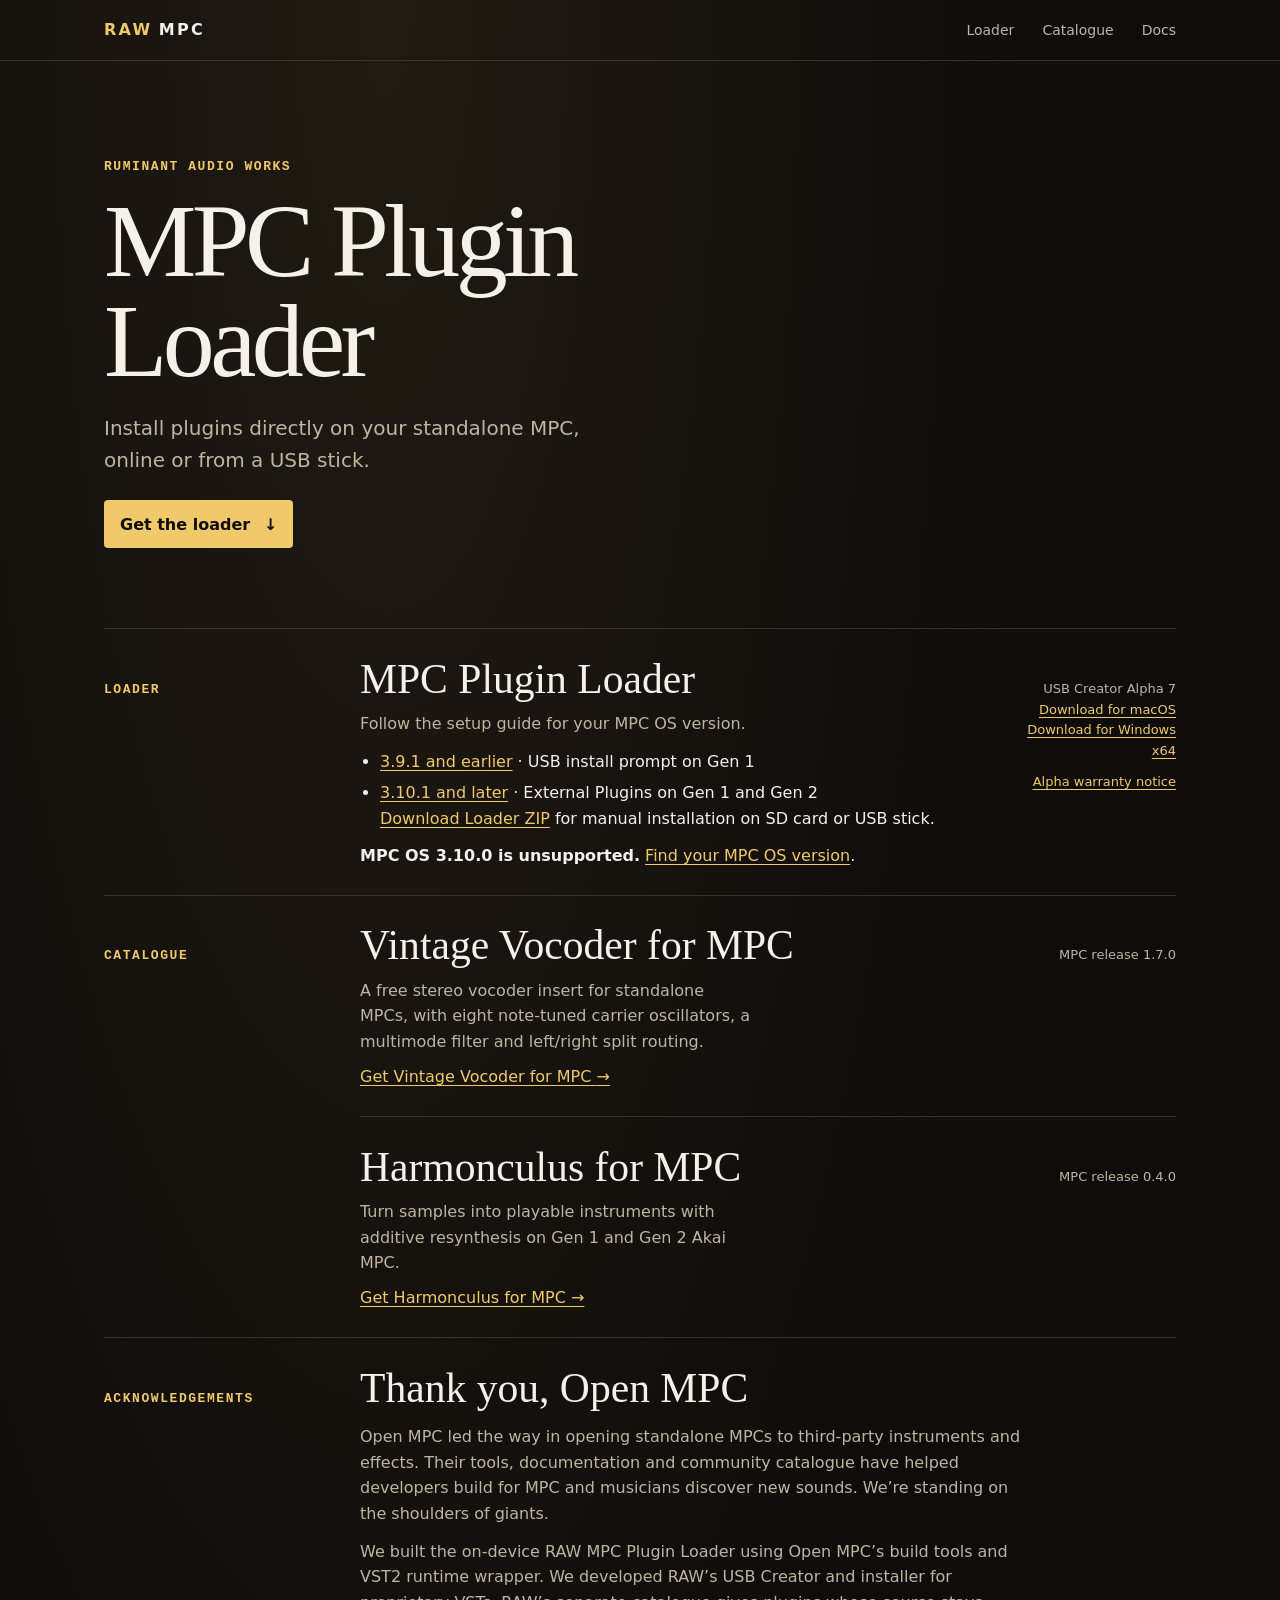
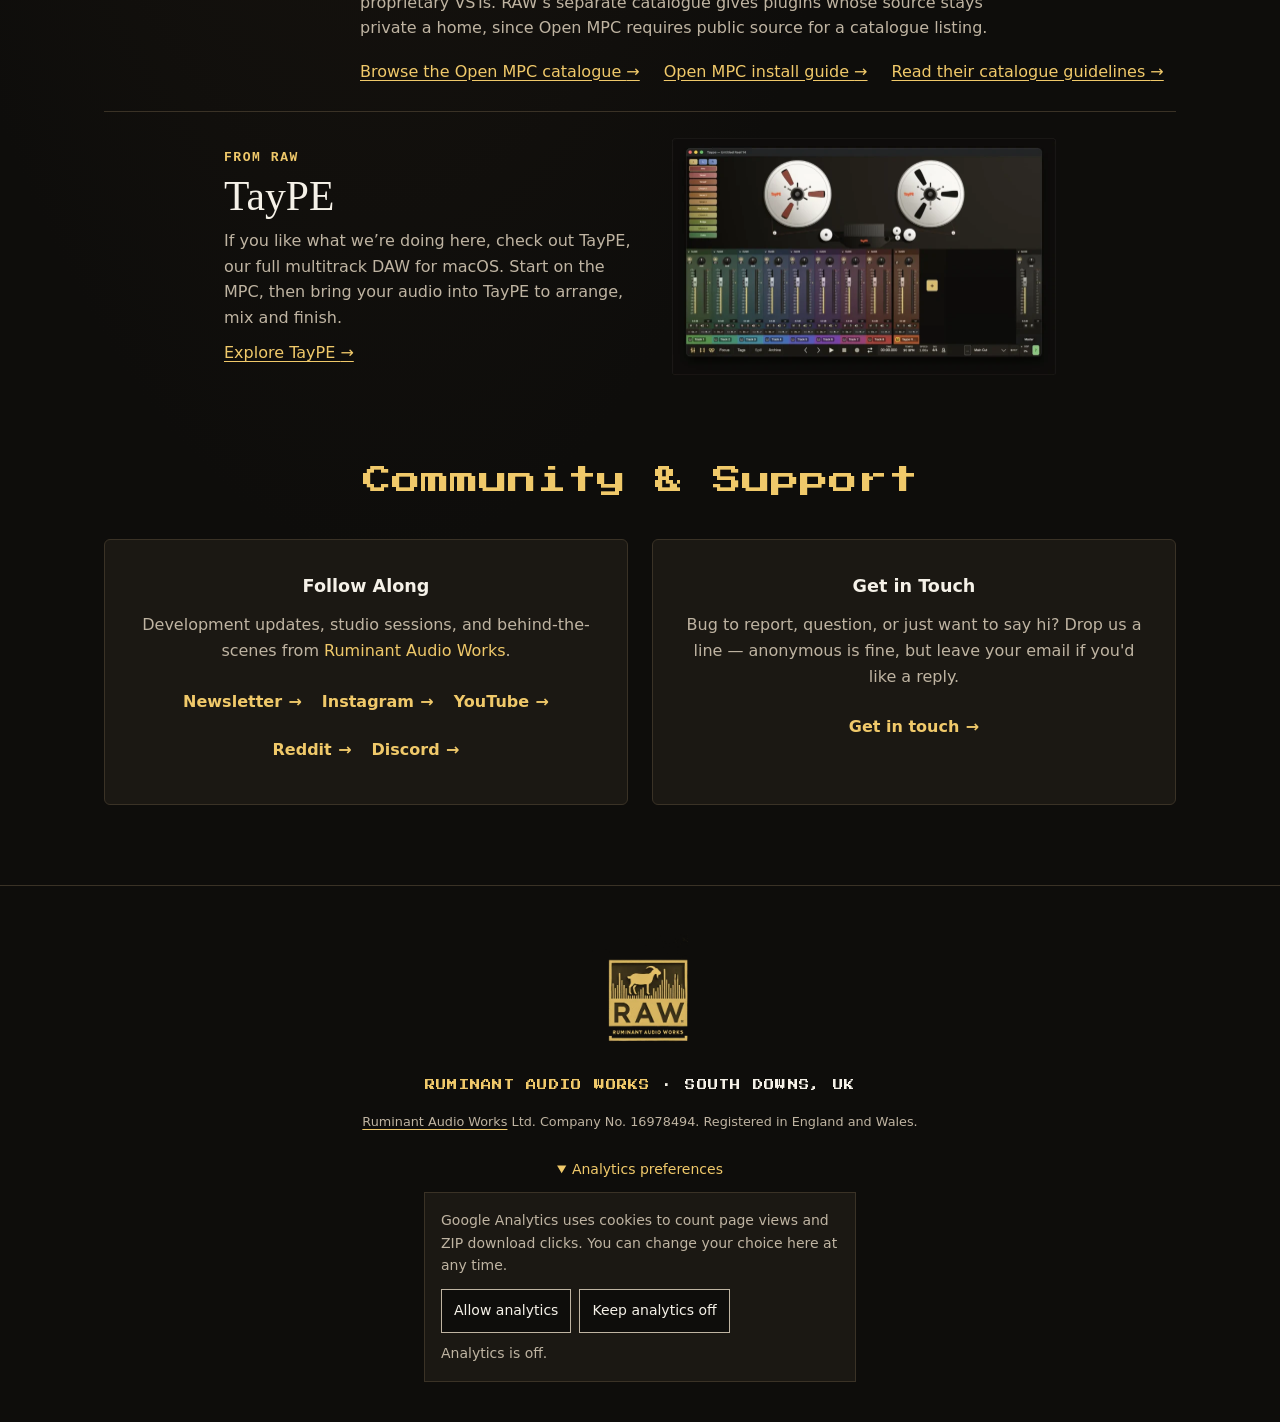
<file: index.html>
<!doctype html>
<html lang="en-GB">
<head>
  <meta charset="utf-8">
  <meta name="viewport" content="width=device-width, initial-scale=1">
  <meta name="description" content="Download RAW MPC USB Creator for Mac or Windows. Install standalone MPC plugins on Gen 1 and Gen 2 with the firmware guide for your Akai MPC.">
  <title>Akai MPC Plugin Loader &amp; USB Creator · Ruminant Audio Works</title>
  <link rel="canonical" href="https://mpc.ruminantaudioworks.com/">
  <link rel="icon" type="image/png" href="./assets/favicon.png">
  <meta property="og:type" content="website">
  <meta property="og:site_name" content="Ruminant Audio Works MPC">
  <meta property="og:locale" content="en_GB">
  <meta property="og:title" content="Akai MPC Plugin Loader &amp; USB Creator · Ruminant Audio Works">
  <meta property="og:description" content="Download RAW MPC USB Creator for Mac or Windows. Install standalone MPC plugins on Gen 1 and Gen 2 with the firmware guide for your Akai MPC.">
  <meta property="og:url" content="https://mpc.ruminantaudioworks.com/">
  <meta property="og:image" content="https://mpc.ruminantaudioworks.com/assets/og-image.jpg">
  <meta property="og:image:width" content="1200">
  <meta property="og:image:height" content="630">
  <meta property="og:image:alt" content="RAW MPC Plugin Loader by Ruminant Audio Works">
  <meta name="twitter:card" content="summary_large_image">
  <meta name="twitter:title" content="Akai MPC Plugin Loader &amp; USB Creator · Ruminant Audio Works">
  <meta name="twitter:description" content="Download RAW MPC USB Creator for Mac or Windows. Install standalone MPC plugins on Gen 1 and Gen 2 with the firmware guide for your Akai MPC.">
  <meta name="twitter:image" content="https://mpc.ruminantaudioworks.com/assets/og-image.jpg">
  <meta name="twitter:image:alt" content="RAW MPC Plugin Loader by Ruminant Audio Works">
  <link rel="stylesheet" href="./styles.css?v=catalogue">
  <link rel="stylesheet" href="./assets/analytics.css">
  <script defer src="./assets/analytics.js"></script>
  <script defer src="https://raw-download-links.edgeware.workers.dev/form.js"></script>
</head>
<body>
  <a class="skip-link" href="#main">Skip to content</a>
  <header class="site-header">
    <div class="wrap header-inner">
      <a class="wordmark" href="./" aria-label="RAW MPC home"><span>RAW</span> MPC</a>
      <nav aria-label="Main navigation">
        <a href="#loader">Loader</a>
        <a href="#catalogue">Catalogue</a>
        <a href="./docs/">Docs</a>
      </nav>
    </div>
  </header>

  <main class="wrap" id="main" tabindex="-1">
    <section class="intro" aria-labelledby="title">
      <p class="eyebrow">Ruminant Audio Works</p>
      <h1 id="title">MPC Plugin<br>Loader</h1>
      <p class="intro-copy">Install plugins directly on your standalone MPC, online or from a USB stick.</p>
      <a class="primary-link" href="#loader">Get the loader <span aria-hidden="true">↓</span></a>
      <div class="raw-email-prompt" data-raw-email-prompt lang="en-GB" hidden>
        <a class="raw-email-open" href="#email-download-links" data-raw-email-open>On your phone? Email yourself the download links.</a>
        <p class="raw-email-privacy">RAW will not store your email address or add you to a mailing list.</p>
      </div>
    </section>

    <div class="release-list">
      <section class="release" id="loader" aria-labelledby="loader-title">
        <p class="eyebrow">Loader</p>
        <div>
          <h2 id="loader-title">MPC Plugin Loader</h2>
          <p>Follow the setup guide for your MPC OS version.</p>
          <details id="email-download-links" class="raw-email-details" data-raw-email-details data-raw-email-product="mpc-loader" data-raw-email-breakpoint="42rem" lang="en-GB" hidden>
        <summary>On your phone? Email yourself the download links.</summary>
        <div data-raw-email-form data-loading="Loading email form…" data-retry="Try again" data-error="The email form couldn’t load. Try again, or use the download links below."></div>
      </details>
      <p class="raw-email-privacy" data-raw-email-prompt lang="en-GB" hidden>RAW will not store your email address or add you to a mailing list.</p>
          <ul class="loader-guides">
            <li><a href="./docs/legacy.html">3.9.1 and earlier</a> · USB install prompt on Gen 1</li>
            <li>
              <a href="./docs/stock.html">3.10.1 and later</a> · External Plugins on Gen 1 and Gen 2<br>
              <a href="https://github.com/taylormadeapps/raw-mpc-catalogue/releases/download/usb-creator-v0.1.0-alpha.7/RAW-MPC-Plugin-Loader-0.2.1-mpc-3.10.1.zip">Download Loader ZIP</a> for manual installation on SD card or USB stick.
            </li>
          </ul>
          <p><strong>MPC OS 3.10.0 is unsupported.</strong> <a href="./docs/">Find your MPC OS version</a>.</p>
        </div>
        <p class="release-status">USB Creator Alpha 7<br><a href="https://github.com/taylormadeapps/raw-mpc-catalogue/releases/download/usb-creator-v0.1.0-alpha.7/RAW-MPC-USB-Creator-0.1.0-alpha.7-macOS-universal.pkg">Download for macOS</a><br><a href="https://github.com/taylormadeapps/raw-mpc-catalogue/releases/download/usb-creator-v0.1.0-alpha.7/RAW-MPC-USB-Creator-0.1.0-alpha.7-windows-x64-signed.zip">Download for Windows x64</a><br><a class="text-link" href="./docs/#alpha-warranty">Alpha warranty notice</a></p>
      </section>

      <section class="release" id="catalogue" aria-labelledby="catalogue-title">
        <h2 class="eyebrow" id="catalogue-title">Catalogue</h2>
        <div class="catalogue-products">
          <article class="catalogue-product" aria-labelledby="vocoder-title">
            <div>
              <h3 id="vocoder-title">Vintage Vocoder for MPC</h3>
              <p>A free stereo vocoder insert for standalone MPCs, with eight note-tuned carrier oscillators, a multimode filter and left/right split routing.</p>
              <p><a class="text-link" href="./vintage-vocoder/">Get Vintage Vocoder for MPC <span aria-hidden="true">→</span></a></p>
            </div>
            <p class="release-status">MPC release 1.7.0</p>
          </article>
          <article class="catalogue-product" aria-labelledby="harmonculus-title">
            <div>
              <h3 id="harmonculus-title">Harmonculus for MPC</h3>
              <p>Turn samples into playable instruments with additive resynthesis on Gen 1 and Gen 2 Akai MPC.</p>
              <p><a class="text-link" href="./harmonculus/">Get Harmonculus for MPC <span aria-hidden="true">→</span></a></p>
            </div>
            <p class="release-status">MPC release 0.4.0</p>
          </article>
        </div>
      </section>
    </div>

    <section class="acknowledgement" id="open-mpc" aria-labelledby="open-mpc-title">
      <p class="eyebrow">Acknowledgements</p>
      <div>
        <h2 id="open-mpc-title">Thank you, Open MPC</h2>
        <p>Open MPC led the way in opening standalone MPCs to third-party instruments and effects. Their tools, documentation and community catalogue have helped developers build for MPC and musicians discover new sounds. We’re standing on the shoulders of giants.</p>
        <p>We built the on-device RAW MPC Plugin Loader using Open MPC’s build tools and VST2 runtime wrapper. We developed RAW’s USB Creator and installer for proprietary VSTs. RAW’s separate catalogue gives plugins whose source stays private a home, since Open MPC requires public source for a catalogue listing.</p>
        <ul class="acknowledgement-links">
          <li><a class="text-link" href="https://open-mpc.github.io/">Browse the Open MPC catalogue <span aria-hidden="true">→</span></a></li>
          <li><a class="text-link" href="https://open-mpc.github.io/install.html">Open MPC install guide <span aria-hidden="true">→</span></a></li>
          <li><a class="text-link" href="https://open-mpc.github.io/workflow.html#what-can-be-listed">Read their catalogue guidelines <span aria-hidden="true">→</span></a></li>
        </ul>
      </div>
    </section>

    <section class="taype-promo" id="taype" aria-labelledby="taype-title">
      <a class="taype-promo-link" href="https://taype.ruminantaudioworks.com/" aria-labelledby="taype-link-label">
        <div>
          <p class="eyebrow">From RAW</p>
          <h2 id="taype-title">TayPE</h2>
          <p class="taype-promo-copy">If you like what we’re doing here, check out TayPE, our full multitrack DAW for macOS. Start on the MPC, then bring your audio into TayPE to arrange, mix and finish.</p>
          <span class="text-link" id="taype-link-label">Explore TayPE <span aria-hidden="true">→</span></span>
        </div>
        <img src="./assets/taype-reels.webp" width="384" height="238" alt="" loading="lazy" decoding="async">
      </a>
    </section>

    <section class="community" id="community" aria-labelledby="community-title">
      <h2 id="community-title">Community &amp; Support</h2>
      <div class="community-grid">
        <div class="community-card">
          <h3>Follow Along</h3>
          <p>Development updates, studio sessions, and behind-the-scenes from <a href="https://taype.ruminantaudioworks.com/ruminant-audio-works/">Ruminant Audio Works</a>.</p>
          <div class="community-links">
            <a href="https://taype.ruminantaudioworks.com/newsletter-subscribe/" target="_blank" rel="noopener">Newsletter <span aria-hidden="true">→</span></a>
            <a href="https://instagram.com/ruminantaudioworks" target="_blank" rel="noopener">Instagram <span aria-hidden="true">→</span></a>
            <a href="https://www.youtube.com/@ruminantaudioworks" target="_blank" rel="noopener">YouTube <span aria-hidden="true">→</span></a>
            <a href="https://www.reddit.com/r/taype/" target="_blank" rel="noopener">Reddit <span aria-hidden="true">→</span></a>
            <a href="https://www.ruminantaudioworks.com/discord" target="_blank" rel="noopener">Discord <span aria-hidden="true">→</span></a>
          </div>
        </div>
        <div class="community-card">
          <h3>Get in Touch</h3>
          <p>Bug to report, question, or just want to say hi? Drop us a line — anonymous is fine, but leave your email if you'd like a reply.</p>
          <div class="community-links">
            <a href="https://docs.google.com/forms/d/e/1FAIpQLSeNeffSYAHaNKixSyw9ndouZAl80o2B_-yqo_LiuNYr-2e6Ow/viewform?usp=pp_url&amp;entry.175803976=N/A" target="_blank" rel="noopener">Get in touch <span aria-hidden="true">→</span></a>
          </div>
        </div>
      </div>
    </section>
  </main>

  <footer class="site-footer">
    <div class="wrap">
      <a class="footer-mark" href="https://taype.ruminantaudioworks.com/ruminant-audio-works/" aria-label="Ruminant Audio Works about page">
        <img src="./assets/raw-logo.webp" alt="" width="240" height="295" loading="lazy" decoding="async">
      </a>
      <p class="footer-wordmark"><a href="https://taype.ruminantaudioworks.com/ruminant-audio-works/">Ruminant Audio Works</a> <span aria-hidden="true">·</span> South Downs, UK</p>
      <p class="footer-copy"><a href="https://taype.ruminantaudioworks.com/ruminant-audio-works/">Ruminant Audio Works</a> Ltd. Company No. 16978494. Registered in England and Wales.</p>
      <details class="analytics-preferences" hidden>
        <summary>Analytics preferences</summary>
        <div class="analytics-panel">
          <p>Google Analytics uses cookies to count page views and ZIP download clicks. You can change your choice here at any time.</p>
          <div class="analytics-actions">
            <button type="button" data-analytics="allow">Allow analytics</button>
            <button type="button" data-analytics="decline">Keep analytics off</button>
          </div>
          <p role="status"></p>
        </div>
      </details>
    </div>
  </footer>
</body>
</html>
</file>
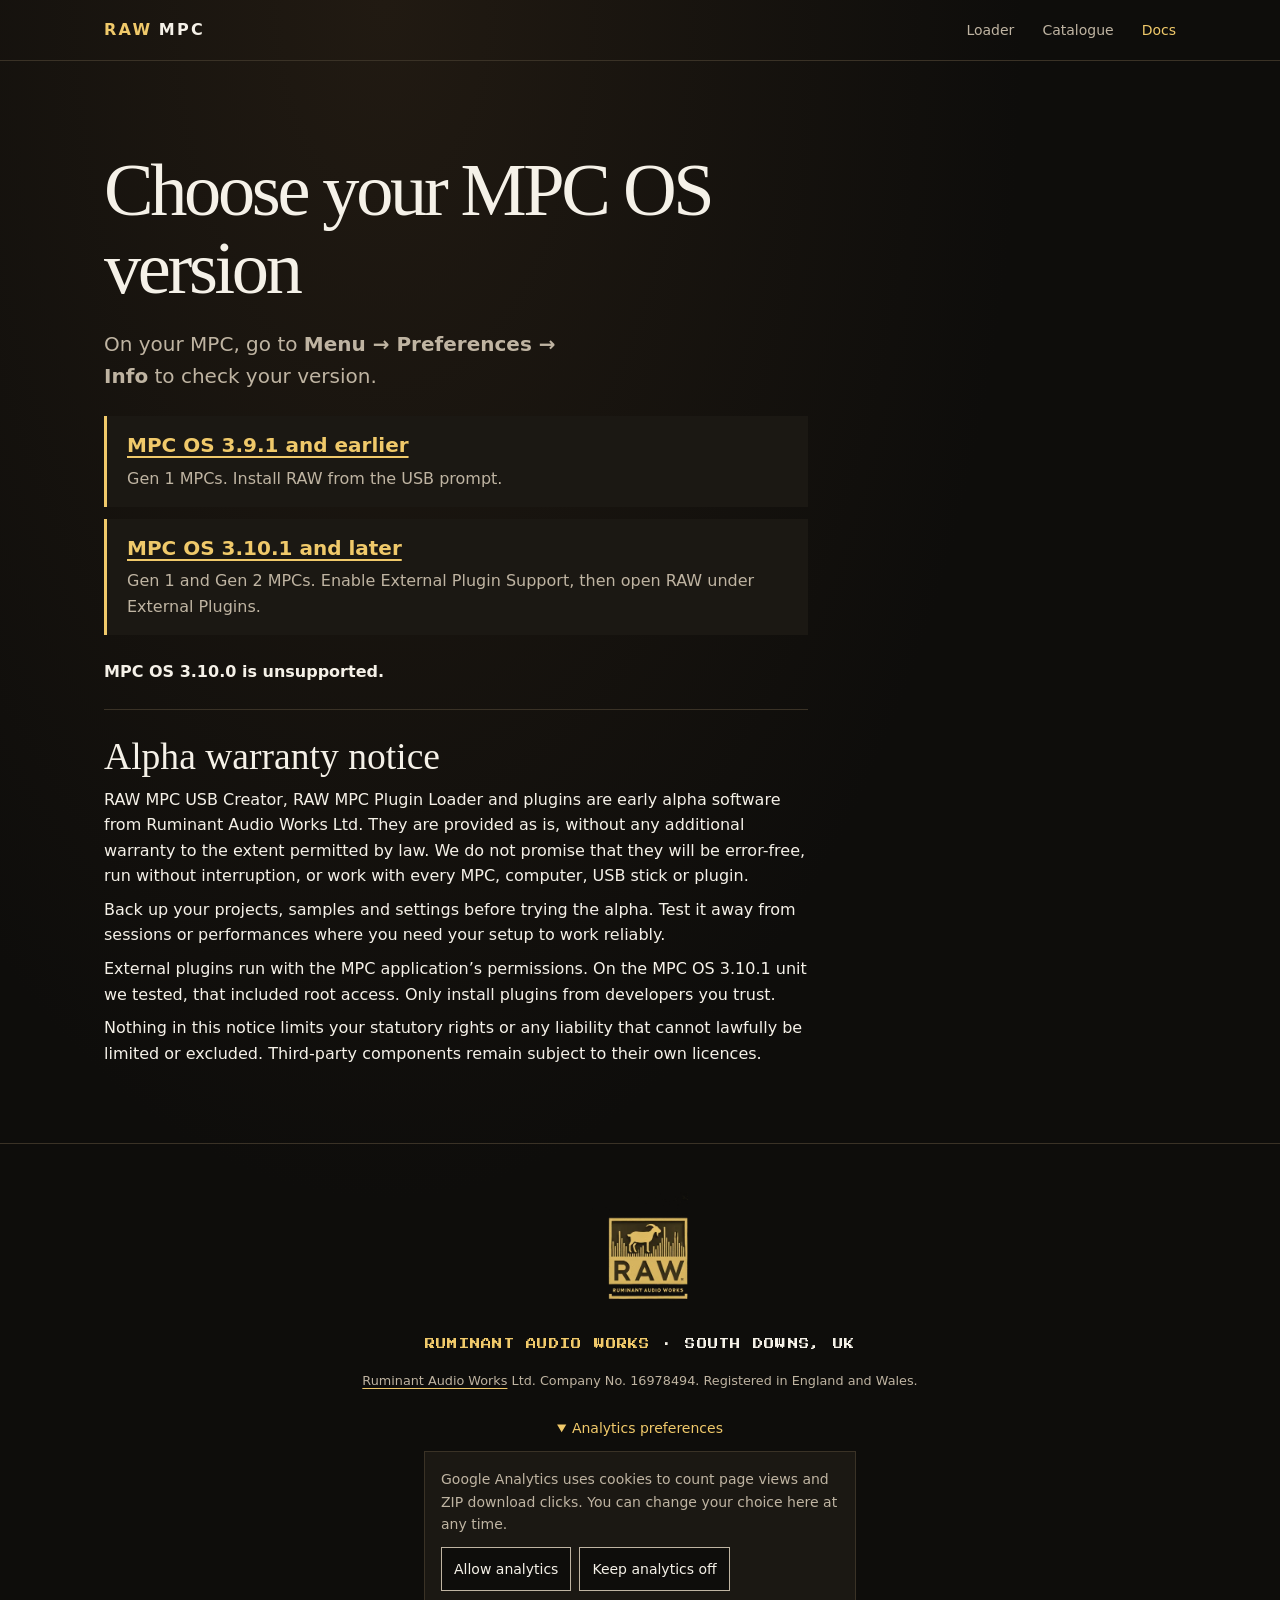
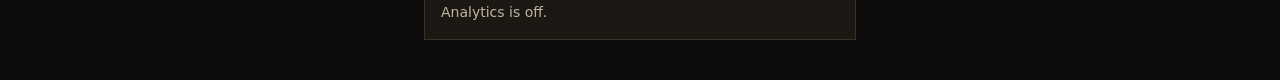
<file: docs/index.html>
<!doctype html>
<html lang="en-GB">
<head>
  <meta charset="utf-8">
  <meta name="viewport" content="width=device-width, initial-scale=1">
  <meta name="description" content="Find the RAW MPC Plugin Loader setup guide for your Akai MPC. Choose the Gen 1 USB install route or External Plugins on MPC OS 3.10.1 and later.">
  <title>RAW MPC Plugin Loader Setup by Firmware · Ruminant Audio Works</title>
  <link rel="canonical" href="https://mpc.ruminantaudioworks.com/docs/">
  <link rel="icon" type="image/png" href="../assets/favicon.png">
  <meta property="og:type" content="website">
  <meta property="og:site_name" content="Ruminant Audio Works MPC">
  <meta property="og:locale" content="en_GB">
  <meta property="og:title" content="RAW MPC Plugin Loader Setup by Firmware · Ruminant Audio Works">
  <meta property="og:description" content="Find the RAW MPC Plugin Loader setup guide for your Akai MPC. Choose the Gen 1 USB install route or External Plugins on MPC OS 3.10.1 and later.">
  <meta property="og:url" content="https://mpc.ruminantaudioworks.com/docs/">
  <meta property="og:image" content="https://mpc.ruminantaudioworks.com/assets/og-image.jpg">
  <meta property="og:image:width" content="1200">
  <meta property="og:image:height" content="630">
  <meta property="og:image:alt" content="RAW MPC Plugin Loader by Ruminant Audio Works">
  <meta name="twitter:card" content="summary_large_image">
  <meta name="twitter:title" content="RAW MPC Plugin Loader Setup by Firmware · Ruminant Audio Works">
  <meta name="twitter:description" content="Find the RAW MPC Plugin Loader setup guide for your Akai MPC. Choose the Gen 1 USB install route or External Plugins on MPC OS 3.10.1 and later.">
  <meta name="twitter:image" content="https://mpc.ruminantaudioworks.com/assets/og-image.jpg">
  <meta name="twitter:image:alt" content="RAW MPC Plugin Loader by Ruminant Audio Works">
  <link rel="stylesheet" href="../styles.css?v=alpha6-firmware">
  <link rel="stylesheet" href="../assets/analytics.css">
  <script defer src="../assets/analytics.js"></script>
</head>
<body>
  <a class="skip-link" href="#main">Skip to content</a>
  <header class="site-header">
    <div class="wrap header-inner">
      <a class="wordmark" href="../" aria-label="RAW MPC home"><span>RAW</span> MPC</a>
      <nav aria-label="Main navigation">
        <a href="../#loader">Loader</a>
        <a href="../#catalogue">Catalogue</a>
        <a href="./" aria-current="page">Docs</a>
      </nav>
    </div>
  </header>

  <main class="wrap firmware-chooser" id="main" tabindex="-1">
    <header class="guide-intro">
      <h1>Choose your MPC OS version</h1>
      <p class="intro-copy">On your MPC, go to <strong>Menu → Preferences → Info</strong> to check your version.</p>
    </header>
    <nav class="firmware-routes" aria-label="MPC OS setup guides">
      <ul class="firmware-options" role="list">
        <li>
          <a href="legacy.html">
            <h2>MPC OS 3.9.1 and earlier</h2>
            <p>Gen 1 MPCs. Install RAW from the USB prompt.</p>
          </a>
        </li>
        <li>
          <a href="stock.html">
            <h2>MPC OS 3.10.1 and later</h2>
            <p>Gen 1 and Gen 2 MPCs. Enable External Plugin Support, then open RAW under External Plugins.</p>
          </a>
        </li>
      </ul>
    </nav>
    <p><strong>MPC OS 3.10.0 is unsupported.</strong></p>

    <section class="guide-section" id="alpha-warranty" aria-labelledby="warranty-title">
      <h2 id="warranty-title">Alpha warranty notice</h2>
      <p>RAW MPC USB Creator, RAW MPC Plugin Loader and plugins are early alpha software from Ruminant Audio Works Ltd. They are provided as is, without any additional warranty to the extent permitted by law. We do not promise that they will be error-free, run without interruption, or work with every MPC, computer, USB stick or plugin.</p>
      <p>Back up your projects, samples and settings before trying the alpha. Test it away from sessions or performances where you need your setup to work reliably.</p>
      <p>External plugins run with the MPC application’s permissions. On the MPC OS 3.10.1 unit we tested, that included root access. Only install plugins from developers you trust.</p>
      <p>Nothing in this notice limits your statutory rights or any liability that cannot lawfully be limited or excluded. Third-party components remain subject to their own licences.</p>
    </section>
  </main>

  <footer class="site-footer">
    <div class="wrap">
      <a class="footer-mark" href="https://taype.ruminantaudioworks.com/ruminant-audio-works/" aria-label="Ruminant Audio Works about page">
        <img src="../assets/raw-logo.webp" alt="" width="240" height="295" loading="lazy" decoding="async">
      </a>
      <p class="footer-wordmark"><a href="https://taype.ruminantaudioworks.com/ruminant-audio-works/">Ruminant Audio Works</a> <span aria-hidden="true">·</span> South Downs, UK</p>
      <p class="footer-copy"><a href="https://taype.ruminantaudioworks.com/ruminant-audio-works/">Ruminant Audio Works</a> Ltd. Company No. 16978494. Registered in England and Wales.</p>
      <details class="analytics-preferences" hidden>
        <summary>Analytics preferences</summary>
        <div class="analytics-panel">
          <p>Google Analytics uses cookies to count page views and ZIP download clicks. You can change your choice here at any time.</p>
          <div class="analytics-actions">
            <button type="button" data-analytics="allow">Allow analytics</button>
            <button type="button" data-analytics="decline">Keep analytics off</button>
          </div>
          <p role="status"></p>
        </div>
      </details>
    </div>
  </footer>
</body>
</html>
</file>
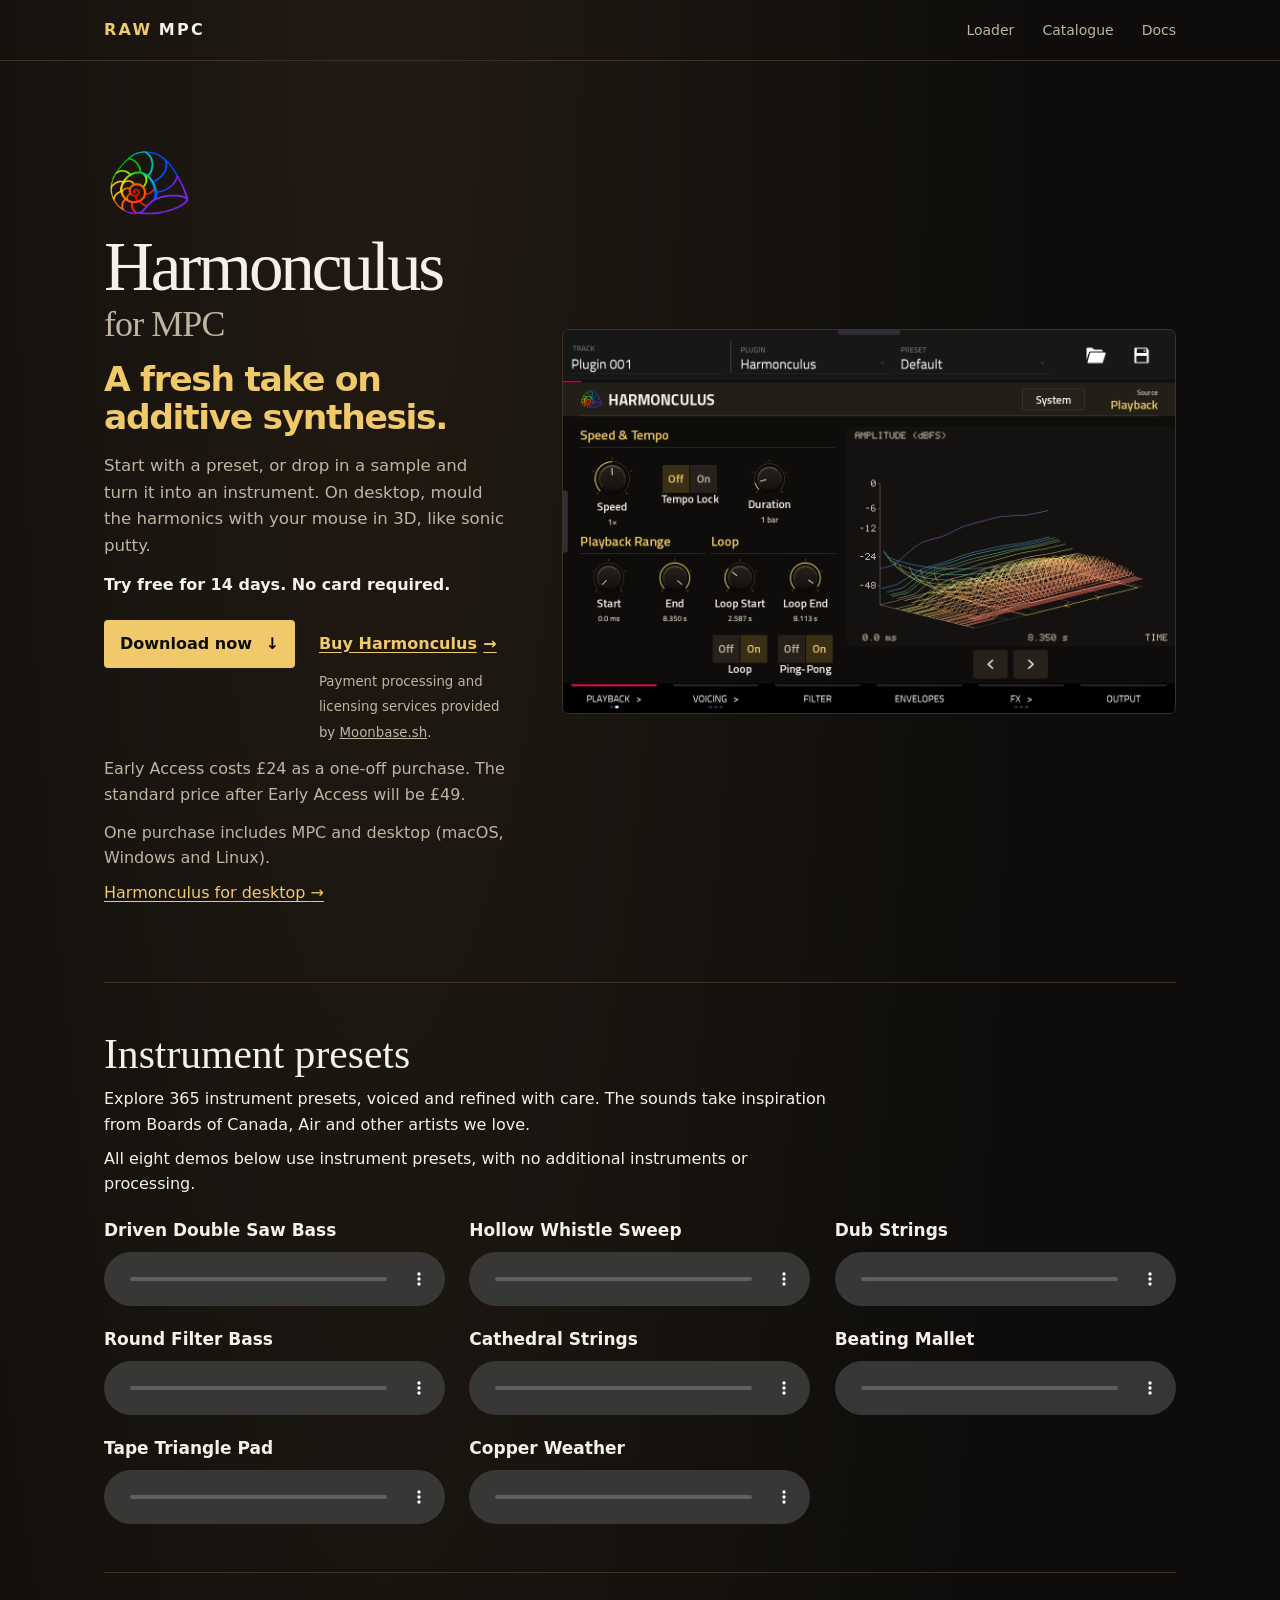
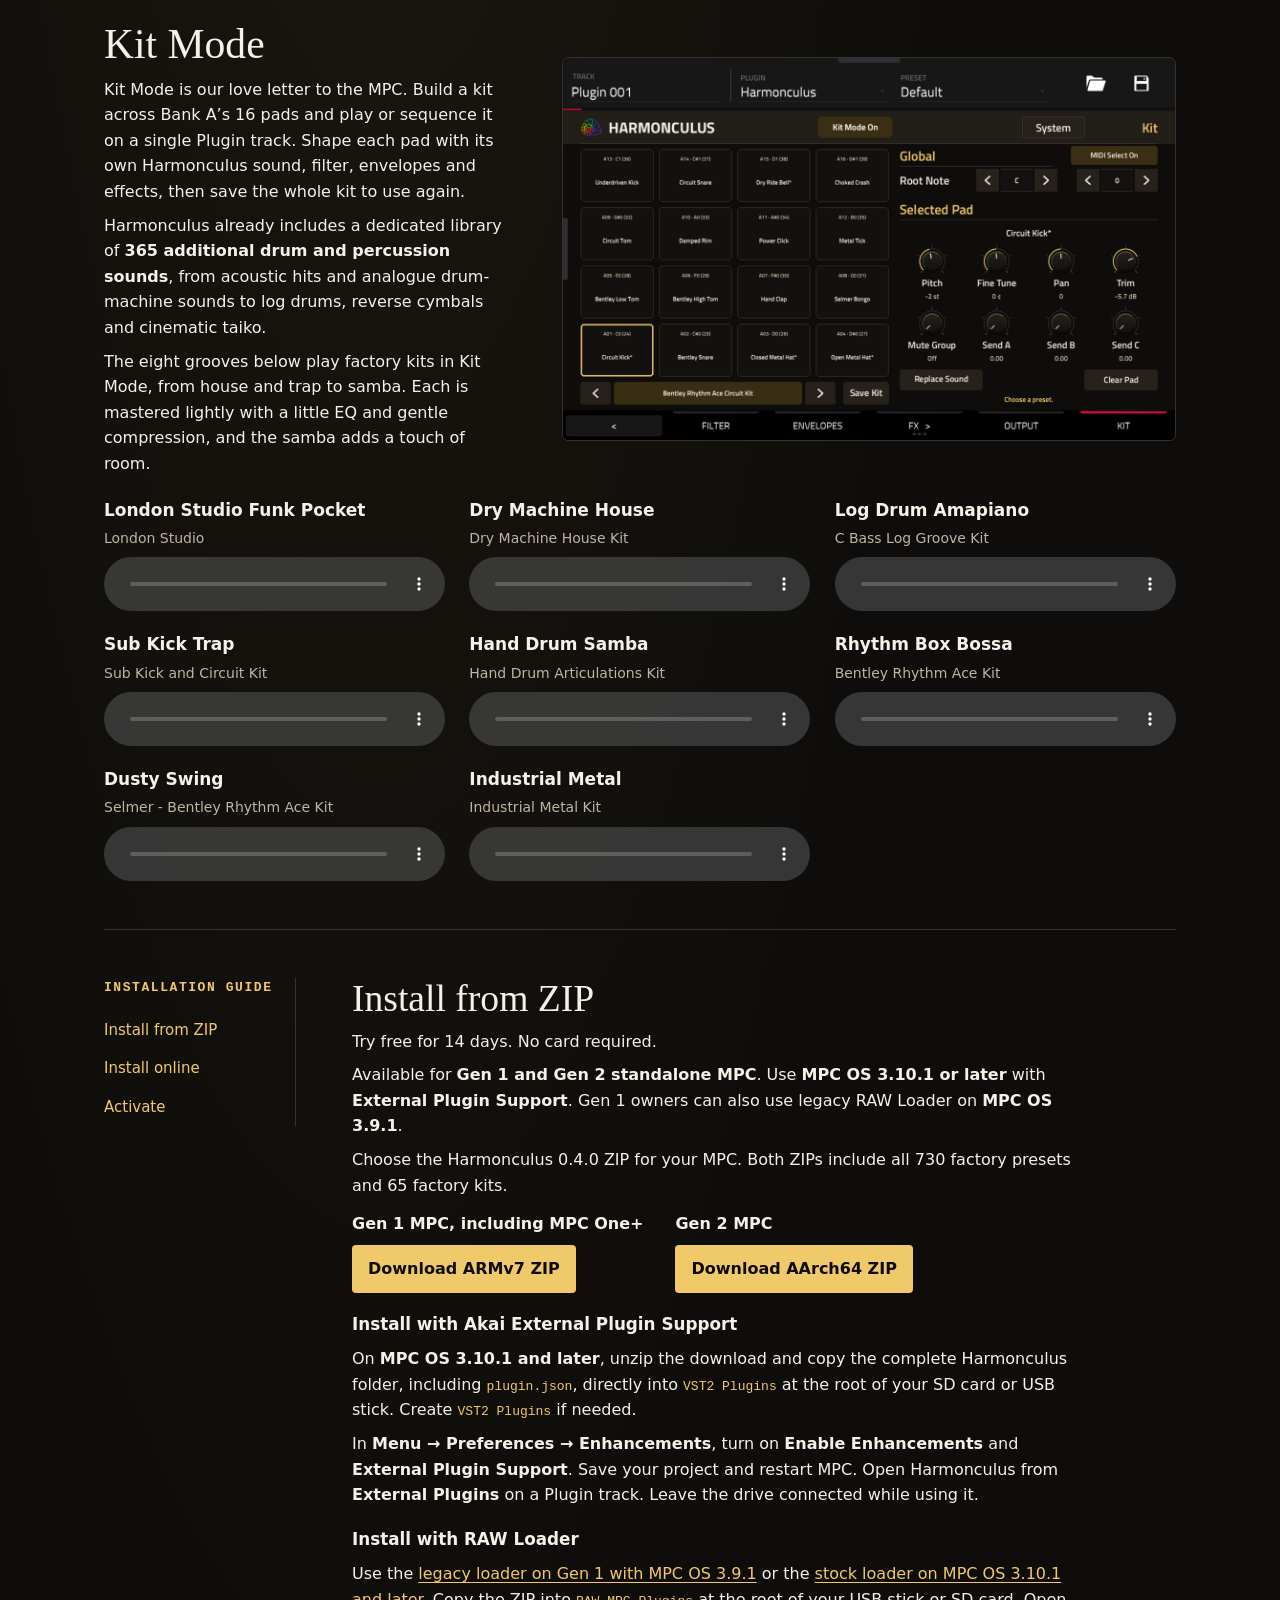
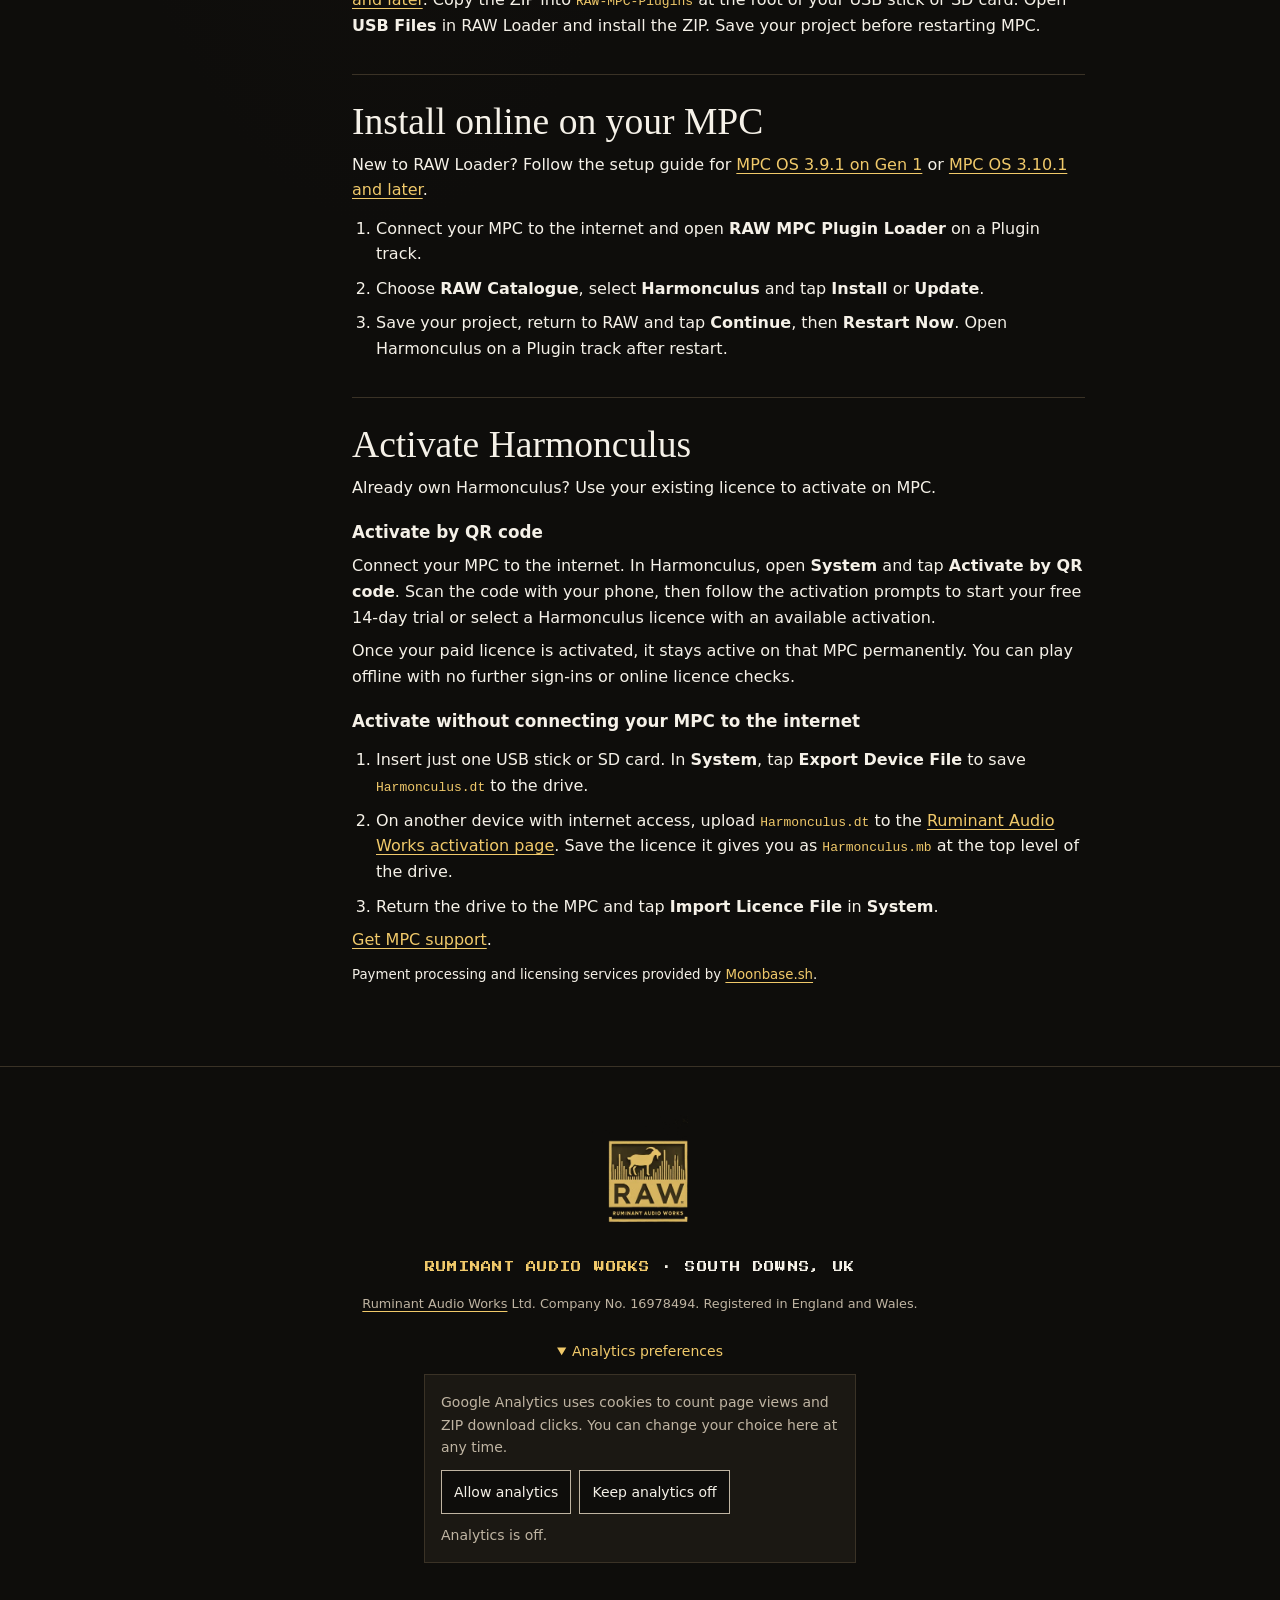
<file: harmonculus/index.html>
<!doctype html>
<html lang="en-GB">
<head>
  <meta charset="utf-8">
  <meta name="viewport" content="width=device-width, initial-scale=1">
  <meta name="description" content="Additive resynthesis for standalone Akai MPC, with 365 instrument presets and a dedicated library of 365 presets for drums and percussion.">
  <title>Harmonculus for Akai MPC · Ruminant Audio Works</title>
  <link rel="canonical" href="https://mpc.ruminantaudioworks.com/harmonculus/">
  <link rel="icon" type="image/png" href="../assets/favicon.png">
  <meta property="og:type" content="website">
  <meta property="og:site_name" content="Ruminant Audio Works MPC">
  <meta property="og:locale" content="en_GB">
  <meta property="og:title" content="Harmonculus for Akai MPC · Ruminant Audio Works">
  <meta property="og:description" content="Explore 365 instrument presets and 365 presets for drums and percussion, or turn a sample into a playable instrument. For Gen 1 and Gen 2 MPC.">
  <meta property="og:url" content="https://mpc.ruminantaudioworks.com/harmonculus/">
  <meta property="og:image" content="https://mpc.ruminantaudioworks.com/assets/harmonculus-mpc-playback.png">
  <meta property="og:image:alt" content="Harmonculus on MPC One+ with playback and loop controls alongside a 3D graph of the partials">
  <meta name="twitter:card" content="summary_large_image">
  <link rel="stylesheet" href="../styles.css">
  <style>
    .harmonculus-hero {
      display: grid;
      grid-template-columns: minmax(0, 2fr) minmax(0, 3fr);
      grid-template-areas: "copy screen" "actions screen";
      align-items: start;
      column-gap: clamp(1.5rem, 4vw, 3rem);
      row-gap: 1.35rem;
      padding-block: clamp(2.5rem, 6vw, 4.75rem);
    }

    .harmonculus-copy { grid-area: copy; }

    .harmonculus-copy h1 {
      font-size: clamp(2.5rem, 5.4vw, 4.5rem);
      margin-block: 0.4rem 1.1rem;
    }

    .harmonculus-copy h1 span {
      display: block;
      margin-top: 0.2em;
      color: var(--muted);
      font-size: 0.52em;
      letter-spacing: -0.025em;
    }

    .harmonculus-tagline {
      margin-bottom: 1rem;
      color: var(--accent);
      font-size: clamp(1.55rem, 2.7vw, 2.6rem);
      font-weight: 650;
      letter-spacing: -0.04em;
      line-height: 1.12;
    }

    .harmonculus-copy .intro-copy { max-width: 38ch; font-size: clamp(1rem, 1.3vw, 1.15rem); }
    .harmonculus-trial { margin-top: 0.8rem; }

    .harmonculus-shell {
      display: block;
      width: clamp(4.75rem, 7vw, 6.75rem);
      height: auto;
      margin: 0;
    }

    .harmonculus-screen {
      grid-area: screen;
      align-self: center;
      display: block;
      width: 100%;
      height: auto;
      margin: 0;
      border: 1px solid var(--divider);
      border-radius: 0.4rem;
    }

    .harmonculus-actions { grid-area: actions; }
    .harmonculus-actions .guide-actions { align-items: flex-start; margin-top: 0; }
    .harmonculus-purchase { flex: 1 1 min-content; }
    .harmonculus-purchase .text-link { white-space: nowrap; }
    .harmonculus-purchase p { color: var(--muted); }

    .harmonculus-kits, .harmonculus-demos {
      padding-block: clamp(1.75rem, 4vw, 3rem);
      border-block-start: 1px solid var(--divider);
      scroll-margin-block-start: 1rem;
    }

    .harmonculus-kits-copy > p, .harmonculus-demos > p {
      max-width: 72ch;
      margin-block-start: 0.5rem;
    }

    .harmonculus-kits {
      display: grid;
      grid-template-columns: minmax(0, 2fr) minmax(0, 3fr);
      grid-template-areas: "copy screen" "demos demos";
      align-items: start;
      column-gap: clamp(1.5rem, 4vw, 3rem);
    }

    .harmonculus-kits-copy { grid-area: copy; }
    .harmonculus-kits .demo-grid { grid-area: demos; }

    .kit-demo-kit {
      margin-block-start: 0.2rem;
      color: var(--muted);
      font-size: 0.875rem;
    }

    .demo-grid {
      display: grid;
      grid-template-columns: repeat(auto-fit, minmax(min(100%, 16rem), 1fr));
      gap: 1.25rem 1.5rem;
      margin-block: 1.25rem 0;
      padding: 0;
      list-style: none;
    }

    .demo-grid li { min-width: 0; }
    .demo-grid h3 { font-size: 1.0625rem; font-weight: 650; }
    .demo-grid audio { display: block; width: 100%; margin-block-start: 0.5rem; }

    .harmonculus-guide {
      grid-template-areas: "contents article";
      padding-block-start: clamp(1.75rem, 4vw, 3rem);
      border-block-start: 1px solid var(--divider);
    }

    .harmonculus-guide .guide-section:first-child { margin-top: 0; padding-top: 0; border-top: 0; }

    .guide-section .harmonculus-downloads {
      display: flex;
      flex-wrap: wrap;
      gap: 1rem 2rem;
      padding-inline-start: 0;
      list-style: none;
    }

    .harmonculus-downloads li + li { margin-top: 0; }
    .harmonculus-downloads strong { display: block; }
    .harmonculus-downloads .primary-link { margin-top: 0.5rem; }

    @media (max-width: 52rem) {
      .harmonculus-hero {
        grid-template-columns: minmax(0, 1fr);
        grid-template-areas: "copy" "screen" "actions";
        row-gap: 1.5rem;
      }

      .harmonculus-kits {
        grid-template-columns: minmax(0, 1fr);
        grid-template-areas: "copy" "screen" "demos";
        row-gap: 1.5rem;
      }
    }

    @media (max-width: 48rem) {
      .harmonculus-guide { grid-template-areas: "contents" "article"; }
    }
  </style>
  <link rel="stylesheet" href="../assets/analytics.css">
  <script defer src="../assets/analytics.js"></script>
  <script defer src="https://raw-download-links.edgeware.workers.dev/form.js"></script>
  <!-- Shared with the desktop page. Update the integrity hash when publishing changes to vault.js. -->
  <script defer src="https://taype.ruminantaudioworks.com/harmonculus/vault.js"
          integrity="sha384-9SZIXMhwxp2EVkdyP6/te/lzIw9lPVJz4XxGyMKFRhKZKMIhbwQb7MauJExAy45q"
          crossorigin="anonymous"></script>
</head>
<body>
  <a class="skip-link" href="#main">Skip to content</a>
  <header class="site-header">
    <div class="wrap header-inner">
      <a class="wordmark" href="../" aria-label="RAW MPC home"><span>RAW</span> MPC</a>
      <nav aria-label="Main navigation">
        <a href="../#loader">Loader</a>
        <a href="../#catalogue">Catalogue</a>
        <a href="../docs/">Docs</a>
      </nav>
    </div>
  </header>

  <main id="main" tabindex="-1">
    <section class="wrap harmonculus-hero" aria-labelledby="product-name">
      <div class="harmonculus-copy">
        <img class="harmonculus-shell" src="../assets/harmonculus-shell.webp" alt="" width="96" height="96">
        <h1 id="product-name">Harmonculus <span>for MPC</span></h1>
        <p class="harmonculus-tagline">A fresh take on<br>additive synthesis.</p>
        <p class="intro-copy">Start with a preset, or drop in a sample and turn it into an instrument. On desktop, mould the harmonics with your mouse in 3D, like sonic putty.</p>
        <p class="harmonculus-trial"><strong>Try free for 14 days. No card required.</strong></p>
      </div>
      <img class="harmonculus-screen" src="../assets/harmonculus-mpc-playback.png" width="1280" height="800" fetchpriority="high" alt="Harmonculus on MPC One+ with playback and loop controls alongside a 3D graph of the partials">
      <div class="harmonculus-actions">
        <div class="guide-actions">
          <a class="primary-link" href="#installation-guide">Download now <span aria-hidden="true">↓</span></a>
          <div class="harmonculus-purchase">
            <a class="text-link" aria-describedby="purchase-price purchase-includes" href="https://ruminantaudioworks.moonbase.sh/buy/harmonculus">Buy Harmonculus <span aria-hidden="true">→</span></a>
            <p><small>Payment processing and licensing services provided by <a href="https://moonbase.sh/">Moonbase.sh</a>.</small></p>
          </div>
        </div>
        <div class="raw-email-prompt" data-raw-email-prompt hidden>
          <a class="raw-email-open" href="#email-download-links" data-raw-email-open data-i18n="product.email.link">On your phone? Email yourself the download links.</a>
          <p class="raw-email-privacy" data-i18n="product.email.privacy">RAW will not store your email address or add you to a mailing list.</p>
        </div>
        <p id="purchase-price" class="product-support">Early Access costs £24 as a one-off purchase. The standard price after Early Access will be £49.</p>
        <p id="purchase-includes" class="product-support">One purchase includes MPC and desktop (macOS, Windows and Linux).</p>
        <a class="text-link" href="https://taype.ruminantaudioworks.com/harmonculus/">Harmonculus for desktop <span aria-hidden="true">→</span></a>
      </div>
    </section>

    <section class="wrap harmonculus-demos" id="preset-libraries" aria-labelledby="preset-libraries-heading">
      <h2 id="preset-libraries-heading">Instrument presets</h2>
      <p>Explore 365 instrument presets, voiced and refined with care. The sounds take inspiration from Boards of Canada, Air and other artists we love.</p>
      <p>All eight demos below use instrument presets, with no additional instruments or processing.</p>
      <ul id="from-the-vault" class="demo-grid" role="list">
        <li>
          <h3 id="demo-driven-double-saw-bass">Driven Double Saw Bass</h3>
          <audio controls preload="none" aria-labelledby="demo-driven-double-saw-bass">
            <source src="https://taype.ruminantaudioworks.com/harmonculus/audio/driven-double-saw-bass.mp3" type="audio/mpeg">
            <a href="https://taype.ruminantaudioworks.com/harmonculus/audio/driven-double-saw-bass.mp3" aria-describedby="demo-driven-double-saw-bass">Open MP3</a>
          </audio>
        </li>
        <li>
          <h3 id="demo-hollow-whistle-sweep">Hollow Whistle Sweep</h3>
          <audio controls preload="none" aria-labelledby="demo-hollow-whistle-sweep">
            <source src="https://taype.ruminantaudioworks.com/harmonculus/audio/hollow-whistle-sweep.mp3" type="audio/mpeg">
            <a href="https://taype.ruminantaudioworks.com/harmonculus/audio/hollow-whistle-sweep.mp3" aria-describedby="demo-hollow-whistle-sweep">Open MP3</a>
          </audio>
        </li>
        <li>
          <h3 id="demo-dub-strings">Dub Strings</h3>
          <audio controls preload="none" aria-labelledby="demo-dub-strings">
            <source src="https://taype.ruminantaudioworks.com/harmonculus/audio/dub-strings.mp3" type="audio/mpeg">
            <a href="https://taype.ruminantaudioworks.com/harmonculus/audio/dub-strings.mp3" aria-describedby="demo-dub-strings">Open MP3</a>
          </audio>
        </li>
        <li>
          <h3 id="demo-round-filter-bass">Round Filter Bass</h3>
          <audio controls preload="none" aria-labelledby="demo-round-filter-bass">
            <source src="https://taype.ruminantaudioworks.com/harmonculus/audio/round-filter-bass.mp3" type="audio/mpeg">
            <a href="https://taype.ruminantaudioworks.com/harmonculus/audio/round-filter-bass.mp3" aria-describedby="demo-round-filter-bass">Open MP3</a>
          </audio>
        </li>
        <li>
          <h3 id="demo-cathedral-strings">Cathedral Strings</h3>
          <audio controls preload="none" aria-labelledby="demo-cathedral-strings">
            <source src="https://taype.ruminantaudioworks.com/harmonculus/audio/cathedral-strings.mp3" type="audio/mpeg">
            <a href="https://taype.ruminantaudioworks.com/harmonculus/audio/cathedral-strings.mp3" aria-describedby="demo-cathedral-strings">Open MP3</a>
          </audio>
        </li>
        <li>
          <h3 id="demo-beating-mallet">Beating Mallet</h3>
          <audio controls preload="none" aria-labelledby="demo-beating-mallet">
            <source src="https://taype.ruminantaudioworks.com/harmonculus/audio/beating-mallet.mp3" type="audio/mpeg">
            <a href="https://taype.ruminantaudioworks.com/harmonculus/audio/beating-mallet.mp3" aria-describedby="demo-beating-mallet">Open MP3</a>
          </audio>
        </li>
        <li>
          <h3 id="demo-tape-triangle-pad">Tape Triangle Pad</h3>
          <audio controls preload="none" aria-labelledby="demo-tape-triangle-pad">
            <source src="https://taype.ruminantaudioworks.com/harmonculus/audio/tape-triangle-pad.mp3" type="audio/mpeg">
            <a href="https://taype.ruminantaudioworks.com/harmonculus/audio/tape-triangle-pad.mp3" aria-describedby="demo-tape-triangle-pad">Open MP3</a>
          </audio>
        </li>
        <li>
          <h3 id="demo-copper-weather">Copper Weather</h3>
          <audio controls preload="none" aria-labelledby="demo-copper-weather">
            <source src="https://taype.ruminantaudioworks.com/harmonculus/audio/copper-weather.mp3" type="audio/mpeg">
            <a href="https://taype.ruminantaudioworks.com/harmonculus/audio/copper-weather.mp3" aria-describedby="demo-copper-weather">Open MP3</a>
          </audio>
        </li>
      </ul>
    </section>

    <section class="wrap harmonculus-kits" id="kit-mode" aria-labelledby="kit-mode-heading">
      <div class="harmonculus-kits-copy">
        <h2 id="kit-mode-heading">Kit Mode</h2>
        <p>Kit Mode is our love letter to the MPC. Build a kit across Bank A’s 16 pads and play or sequence it on a single Plugin track. Shape each pad with its own Harmonculus sound, filter, envelopes and effects, then save the whole kit to use again.</p>
        <p>Harmonculus already includes a dedicated library of <strong>365 additional drum and percussion sounds</strong>, from acoustic hits and analogue drum-machine sounds to log drums, reverse cymbals and cinematic taiko.</p>
        <p>The eight grooves below play factory kits in Kit Mode, from house and trap to samba. Each is mastered lightly with a little EQ and gentle compression, and the samba adds a touch of room.</p>
      </div>
      <img class="harmonculus-screen" src="../assets/harmonculus-mpc-kit.png" width="1280" height="800" loading="lazy" decoding="async" alt="Harmonculus on MPC with Kit Mode on, showing the Bentley Rhythm Ace Circuit Kit across 16 pads and the selected pad’s pitch, tuning, pan, trim, mute group and send controls">
      <ul class="demo-grid" role="list">
        <li>
          <h3 id="kit-demo-london-studio-funk-pocket">London Studio Funk Pocket</h3>
          <p class="kit-demo-kit">London Studio</p>
          <audio controls preload="none" aria-labelledby="kit-demo-london-studio-funk-pocket">
            <source src="https://taype.ruminantaudioworks.com/harmonculus/audio/kits/london-studio-funk-pocket.mp3" type="audio/mpeg">
            <a href="https://taype.ruminantaudioworks.com/harmonculus/audio/kits/london-studio-funk-pocket.mp3" aria-describedby="kit-demo-london-studio-funk-pocket">Open MP3</a>
          </audio>
        </li>
        <li>
          <h3 id="kit-demo-dry-machine-house">Dry Machine House</h3>
          <p class="kit-demo-kit">Dry Machine House Kit</p>
          <audio controls preload="none" aria-labelledby="kit-demo-dry-machine-house">
            <source src="https://taype.ruminantaudioworks.com/harmonculus/audio/kits/dry-machine-house.mp3" type="audio/mpeg">
            <a href="https://taype.ruminantaudioworks.com/harmonculus/audio/kits/dry-machine-house.mp3" aria-describedby="kit-demo-dry-machine-house">Open MP3</a>
          </audio>
        </li>
        <li>
          <h3 id="kit-demo-log-drum-amapiano">Log Drum Amapiano</h3>
          <p class="kit-demo-kit">C Bass Log Groove Kit</p>
          <audio controls preload="none" aria-labelledby="kit-demo-log-drum-amapiano">
            <source src="https://taype.ruminantaudioworks.com/harmonculus/audio/kits/log-drum-amapiano.mp3" type="audio/mpeg">
            <a href="https://taype.ruminantaudioworks.com/harmonculus/audio/kits/log-drum-amapiano.mp3" aria-describedby="kit-demo-log-drum-amapiano">Open MP3</a>
          </audio>
        </li>
        <li>
          <h3 id="kit-demo-sub-kick-trap">Sub Kick Trap</h3>
          <p class="kit-demo-kit">Sub Kick and Circuit Kit</p>
          <audio controls preload="none" aria-labelledby="kit-demo-sub-kick-trap">
            <source src="https://taype.ruminantaudioworks.com/harmonculus/audio/kits/sub-kick-trap.mp3" type="audio/mpeg">
            <a href="https://taype.ruminantaudioworks.com/harmonculus/audio/kits/sub-kick-trap.mp3" aria-describedby="kit-demo-sub-kick-trap">Open MP3</a>
          </audio>
        </li>
        <li>
          <h3 id="kit-demo-hand-drum-samba">Hand Drum Samba</h3>
          <p class="kit-demo-kit">Hand Drum Articulations Kit</p>
          <audio controls preload="none" aria-labelledby="kit-demo-hand-drum-samba">
            <source src="https://taype.ruminantaudioworks.com/harmonculus/audio/kits/hand-drum-samba.mp3" type="audio/mpeg">
            <a href="https://taype.ruminantaudioworks.com/harmonculus/audio/kits/hand-drum-samba.mp3" aria-describedby="kit-demo-hand-drum-samba">Open MP3</a>
          </audio>
        </li>
        <li>
          <h3 id="kit-demo-rhythm-box-bossa">Rhythm Box Bossa</h3>
          <p class="kit-demo-kit">Bentley Rhythm Ace Kit</p>
          <audio controls preload="none" aria-labelledby="kit-demo-rhythm-box-bossa">
            <source src="https://taype.ruminantaudioworks.com/harmonculus/audio/kits/rhythm-box-bossa.mp3" type="audio/mpeg">
            <a href="https://taype.ruminantaudioworks.com/harmonculus/audio/kits/rhythm-box-bossa.mp3" aria-describedby="kit-demo-rhythm-box-bossa">Open MP3</a>
          </audio>
        </li>
        <li>
          <h3 id="kit-demo-dusty-swing">Dusty Swing</h3>
          <p class="kit-demo-kit">Selmer - Bentley Rhythm Ace Kit</p>
          <audio controls preload="none" aria-labelledby="kit-demo-dusty-swing">
            <source src="https://taype.ruminantaudioworks.com/harmonculus/audio/kits/dusty-swing.mp3" type="audio/mpeg">
            <a href="https://taype.ruminantaudioworks.com/harmonculus/audio/kits/dusty-swing.mp3" aria-describedby="kit-demo-dusty-swing">Open MP3</a>
          </audio>
        </li>
        <li>
          <h3 id="kit-demo-industrial-metal">Industrial Metal</h3>
          <p class="kit-demo-kit">Industrial Metal Kit</p>
          <audio controls preload="none" aria-labelledby="kit-demo-industrial-metal">
            <source src="https://taype.ruminantaudioworks.com/harmonculus/audio/kits/industrial-metal.mp3" type="audio/mpeg">
            <a href="https://taype.ruminantaudioworks.com/harmonculus/audio/kits/industrial-metal.mp3" aria-describedby="kit-demo-industrial-metal">Open MP3</a>
          </audio>
        </li>
      </ul>
    </section>

    <div class="wrap guide harmonculus-guide" id="installation-guide">
      <nav class="guide-contents" aria-labelledby="installation-guide-title">
        <p class="eyebrow" id="installation-guide-title">Installation guide</p>
        <ul>
          <li><a href="#download">Install from ZIP</a></li>
          <li><a href="#install">Install online</a></li>
          <li><a href="#activate">Activate</a></li>
        </ul>
      </nav>

      <div class="guide-content">
        <section class="guide-section" id="download">
          <h2>Install from ZIP</h2>
          <p>Try free for 14 days. No card required.</p>
          <details id="email-download-links" class="raw-email-details" data-raw-email-details data-raw-email-product="harmonculus" data-raw-email-breakpoint="52rem" hidden>
            <summary data-i18n="product.email.link">On your phone? Email yourself the download links.</summary>
            <div data-raw-email-form data-loading="Loading email form…" data-retry="Try again" data-error="The email form couldn’t load. Try again, or use the download links below."></div>
          </details>
          <p class="raw-email-privacy" data-raw-email-prompt hidden data-i18n="product.email.privacy">RAW will not store your email address or add you to a mailing list.</p>
          <p>Available for <strong>Gen 1 and Gen 2 standalone MPC</strong>. Use <strong>MPC OS 3.10.1 or later</strong> with <strong>External Plugin Support</strong>. Gen 1 owners can also use legacy RAW Loader on <strong>MPC OS 3.9.1</strong>.</p>
          <p>Choose the Harmonculus 0.4.0 ZIP for your MPC. Both ZIPs include all 730 factory presets and 65 factory kits.</p>
          <ul class="harmonculus-downloads" role="list">
            <li><strong>Gen 1 MPC, including MPC One+</strong> <a class="primary-link" href="https://github.com/taylormadeapps/raw-mpc-catalogue/releases/download/harmonculus-mpc-v0.4.0/Harmonculus-0.4.0-mpc-armv7.zip" aria-label="Download Harmonculus for Gen 1 MPC">Download ARMv7 ZIP</a></li>
            <li><strong>Gen 2 MPC</strong> <a class="primary-link" href="https://github.com/taylormadeapps/raw-mpc-catalogue/releases/download/harmonculus-mpc-v0.4.0/Harmonculus-0.4.0-mpc-aarch64.zip" aria-label="Download Harmonculus for Gen 2 MPC">Download AArch64 ZIP</a></li>
          </ul>
          <h3>Install with Akai External Plugin Support</h3>
          <p>On <strong>MPC OS 3.10.1 and later</strong>, unzip the download and copy the complete Harmonculus folder, including <code>plugin.json</code>, directly into <code>VST2 Plugins</code> at the root of your SD card or USB stick. Create <code>VST2 Plugins</code> if needed.</p>
          <p>In <strong>Menu → Preferences → Enhancements</strong>, turn on <strong>Enable Enhancements</strong> and <strong>External Plugin Support</strong>. Save your project and restart MPC. Open Harmonculus from <strong>External Plugins</strong> on a Plugin track. Leave the drive connected while using it.</p>
          <h3>Install with RAW Loader</h3>
          <p>Use the <a href="../docs/legacy.html#add-own-plugins">legacy loader on Gen 1 with MPC OS 3.9.1</a> or the <a href="../docs/stock.html#add-own-plugins">stock loader on MPC OS 3.10.1 and later</a>. Copy the ZIP into <code>RAW-MPC-Plugins</code> at the root of your USB stick or SD card. Open <strong>USB Files</strong> in RAW Loader and install the ZIP. Save your project before restarting MPC.</p>
        </section>

        <section class="guide-section" id="install">
          <h2>Install online on your MPC</h2>
          <p>New to RAW Loader? Follow the setup guide for <a href="../docs/legacy.html">MPC OS 3.9.1 on Gen 1</a> or <a href="../docs/stock.html">MPC OS 3.10.1 and later</a>.</p>
          <ol>
            <li>Connect your MPC to the internet and open <strong>RAW MPC Plugin Loader</strong> on a Plugin track.</li>
            <li>Choose <strong>RAW Catalogue</strong>, select <strong>Harmonculus</strong> and tap <strong>Install</strong> or <strong>Update</strong>.</li>
            <li>Save your project, return to RAW and tap <strong>Continue</strong>, then <strong>Restart Now</strong>. Open Harmonculus on a Plugin track after restart.</li>
          </ol>
        </section>

        <section class="guide-section" id="activate">
          <h2>Activate Harmonculus</h2>
          <p>Already own Harmonculus? Use your existing licence to activate on MPC.</p>
          <h3>Activate by QR code</h3>
          <p>Connect your MPC to the internet. In Harmonculus, open <strong>System</strong> and tap <strong>Activate by QR code</strong>. Scan the code with your phone, then follow the activation prompts to start your free 14-day trial or select a Harmonculus licence with an available activation.</p>
          <p>Once your paid licence is activated, it stays active on that MPC permanently. You can play offline with no further sign-ins or online licence checks.</p>
          <h3>Activate without connecting your MPC to the internet</h3>
          <ol>
            <li>Insert just one USB stick or SD card. In <strong>System</strong>, tap <strong>Export Device File</strong> to save <code>Harmonculus.dt</code> to the drive.</li>
            <li>On another device with internet access, upload <code>Harmonculus.dt</code> to the <a href="https://ruminantaudioworks.moonbase.sh/activate">Ruminant Audio Works activation page</a>. Save the licence it gives you as <code>Harmonculus.mb</code> at the top level of the drive.</li>
            <li>Return the drive to the MPC and tap <strong>Import Licence File</strong> in <strong>System</strong>.</li>
          </ol>
          <p><a href="../#community">Get MPC support</a>.</p>
          <p><small>Payment processing and licensing services provided by <a href="https://moonbase.sh/">Moonbase.sh</a>.</small></p>
        </section>
      </div>
    </div>
  </main>

  <footer class="site-footer">
    <div class="wrap">
      <a class="footer-mark" href="https://taype.ruminantaudioworks.com/ruminant-audio-works/" aria-label="Ruminant Audio Works about page">
        <img src="../assets/raw-logo.webp" alt="" width="240" height="295" loading="lazy" decoding="async">
      </a>
      <p class="footer-wordmark"><a href="https://taype.ruminantaudioworks.com/ruminant-audio-works/">Ruminant Audio Works</a> <span aria-hidden="true">·</span> South Downs, UK</p>
      <p class="footer-copy"><a href="https://taype.ruminantaudioworks.com/ruminant-audio-works/">Ruminant Audio Works</a> Ltd. Company No. 16978494. Registered in England and Wales.</p>
      <details class="analytics-preferences" hidden>
        <summary>Analytics preferences</summary>
        <div class="analytics-panel">
          <p>Google Analytics uses cookies to count page views and ZIP download clicks. You can change your choice here at any time.</p>
          <div class="analytics-actions">
            <button type="button" data-analytics="allow">Allow analytics</button>
            <button type="button" data-analytics="decline">Keep analytics off</button>
          </div>
          <p role="status"></p>
        </div>
      </details>
    </div>
  </footer>
</body>
</html>
</file>
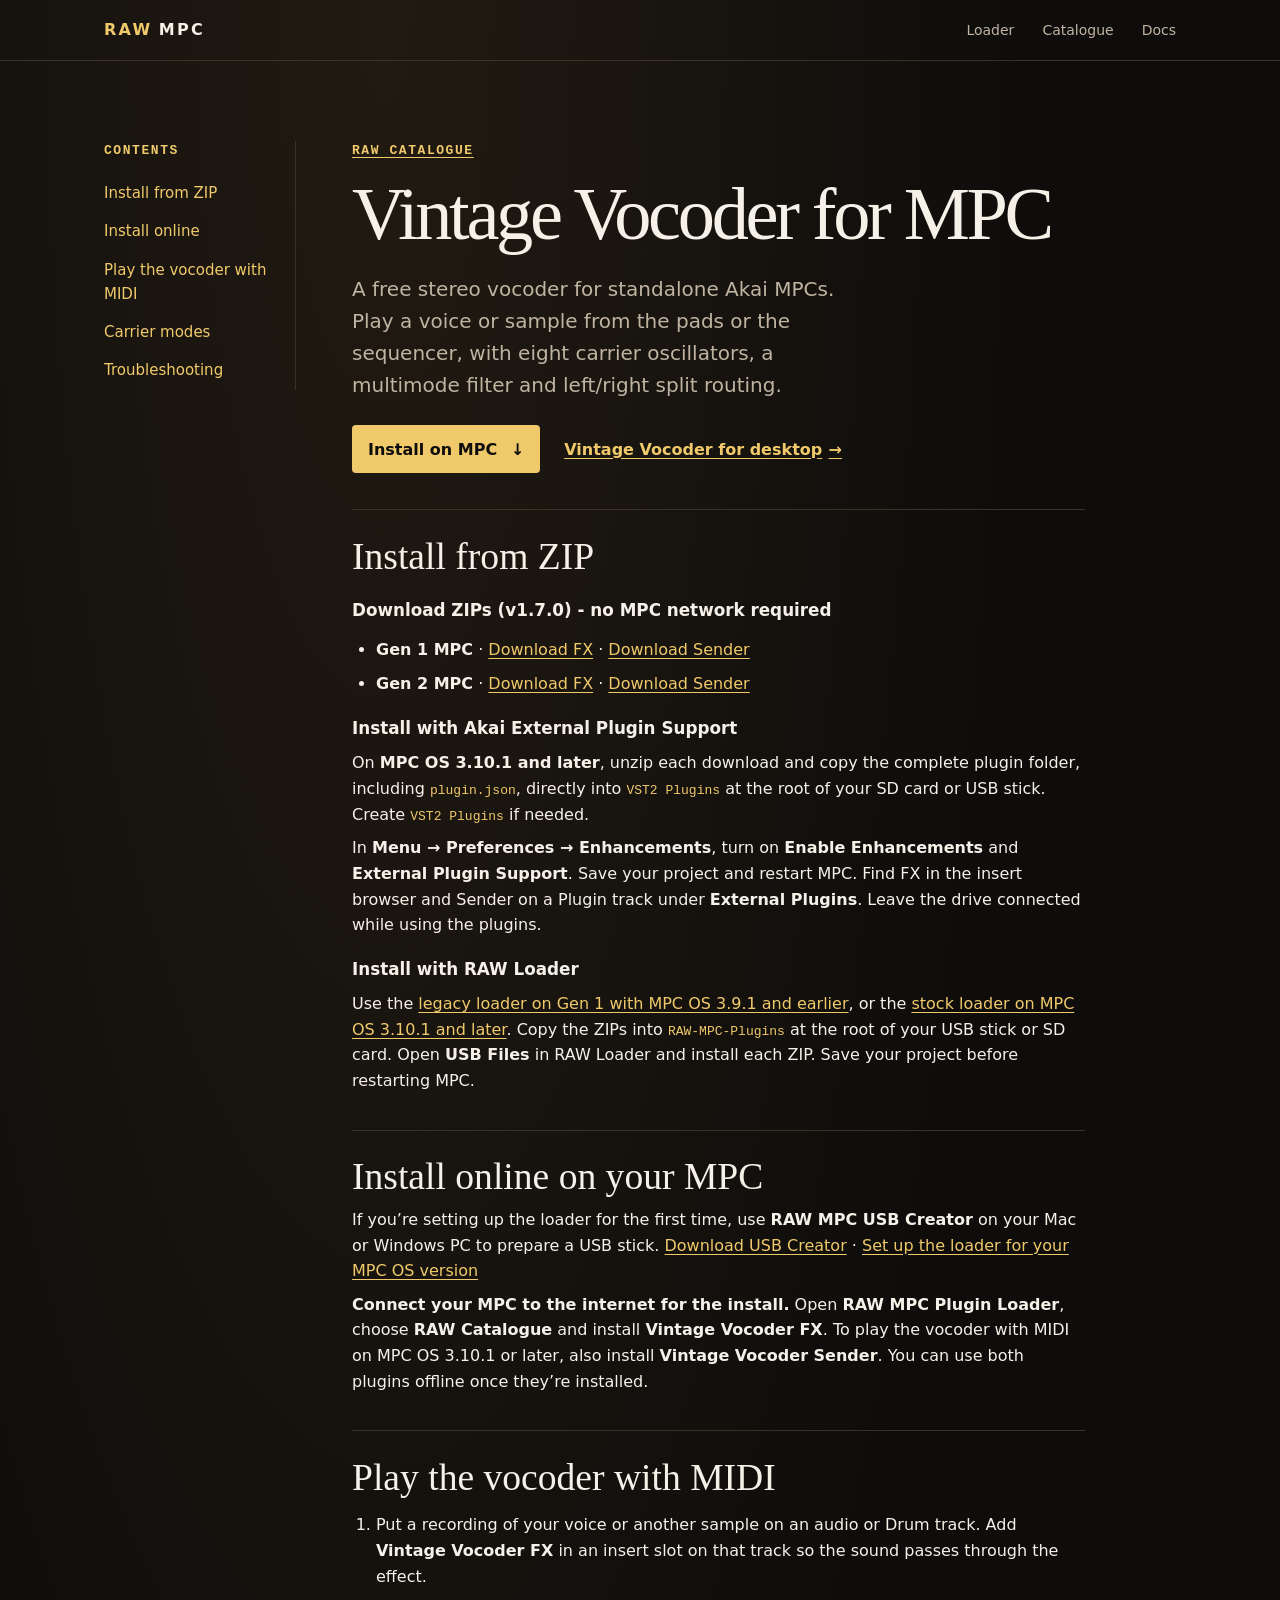
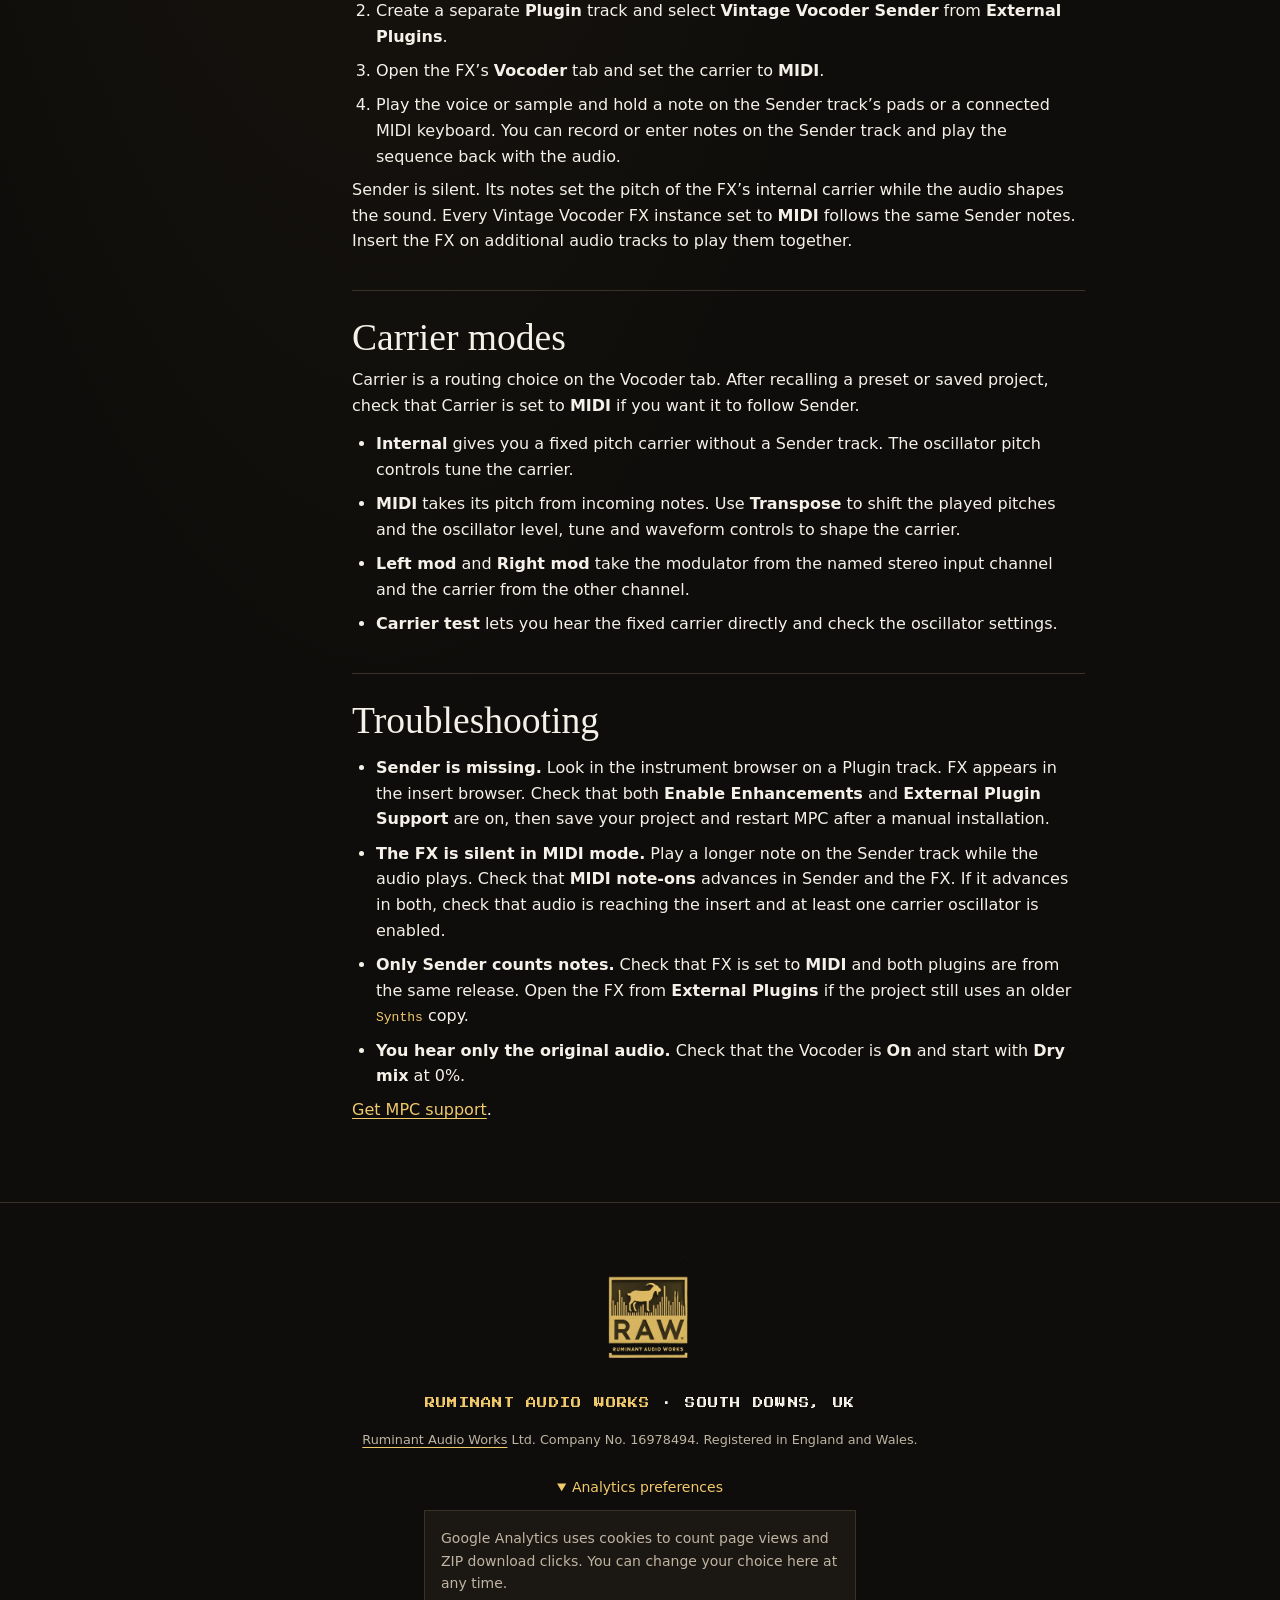
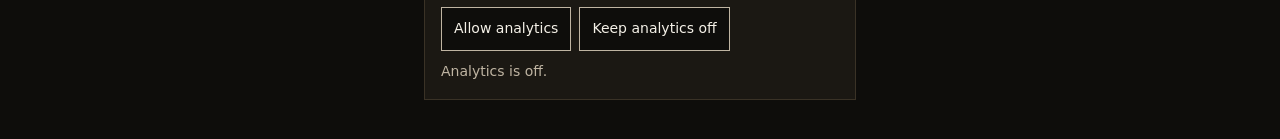
<file: vintage-vocoder/index.html>
<!doctype html>
<html lang="en-GB">
<head>
  <meta charset="utf-8">
  <meta name="viewport" content="width=device-width, initial-scale=1">
  <meta name="description" content="Download Vintage Vocoder for Akai MPC. Use the free stereo vocoder insert with Vintage Vocoder Sender to play a voice or sample from pads or a MIDI sequence.">
  <title>Vintage Vocoder for Akai MPC · Ruminant Audio Works</title>
  <link rel="canonical" href="https://mpc.ruminantaudioworks.com/vintage-vocoder/">
  <link rel="icon" type="image/png" href="../assets/favicon.png">
  <meta property="og:type" content="website">
  <meta property="og:site_name" content="Ruminant Audio Works MPC">
  <meta property="og:locale" content="en_GB">
  <meta property="og:title" content="Vintage Vocoder for Akai MPC · Ruminant Audio Works">
  <meta property="og:description" content="Download Vintage Vocoder for Akai MPC. Use the free stereo vocoder insert with Vintage Vocoder Sender to play a voice or sample from pads or a MIDI sequence.">
  <meta property="og:url" content="https://mpc.ruminantaudioworks.com/vintage-vocoder/">
  <meta property="og:image" content="https://mpc.ruminantaudioworks.com/assets/og-image.jpg">
  <meta property="og:image:width" content="1200">
  <meta property="og:image:height" content="630">
  <meta property="og:image:alt" content="RAW MPC Plugin Loader by Ruminant Audio Works">
  <meta name="twitter:card" content="summary_large_image">
  <meta name="twitter:title" content="Vintage Vocoder for Akai MPC · Ruminant Audio Works">
  <meta name="twitter:description" content="Download Vintage Vocoder for Akai MPC. Use the free stereo vocoder insert with Vintage Vocoder Sender to play a voice or sample from pads or a MIDI sequence.">
  <meta name="twitter:image" content="https://mpc.ruminantaudioworks.com/assets/og-image.jpg">
  <meta name="twitter:image:alt" content="RAW MPC Plugin Loader by Ruminant Audio Works">
  <link rel="stylesheet" href="../styles.css">
  <link rel="stylesheet" href="../assets/analytics.css">
  <script defer src="../assets/analytics.js"></script>
  <script defer src="https://raw-download-links.edgeware.workers.dev/form.js"></script>
</head>
<body>
  <a class="skip-link" href="#main">Skip to content</a>
  <header class="site-header">
    <div class="wrap header-inner">
      <a class="wordmark" href="../" aria-label="RAW MPC home"><span>RAW</span> MPC</a>
      <nav aria-label="Main navigation">
        <a href="../#loader">Loader</a>
        <a href="../#catalogue">Catalogue</a>
        <a href="../docs/">Docs</a>
      </nav>
    </div>
  </header>

  <main class="wrap guide" id="main" tabindex="-1">
    <header class="guide-intro">
      <p class="eyebrow"><a href="../#catalogue">RAW Catalogue</a></p>
      <h1>Vintage Vocoder for MPC</h1>
      <p class="intro-copy">A free stereo vocoder for standalone Akai MPCs. Play a voice or sample from the pads or the sequencer, with eight carrier oscillators, a multimode filter and left/right split routing.</p>
      <div class="guide-actions">
        <a class="primary-link" href="#download">Install on MPC <span aria-hidden="true">↓</span></a>
        <a class="text-link" href="https://taype.ruminantaudioworks.com/vintage-vocoder/">Vintage Vocoder for desktop <span aria-hidden="true">→</span></a>
      </div>
      <div class="raw-email-prompt" data-raw-email-prompt lang="en-GB" hidden>
        <a class="raw-email-open" href="#email-download-links" data-raw-email-open>On your phone? Email yourself the download links.</a>
        <p class="raw-email-privacy">RAW will not store your email address or add you to a mailing list.</p>
      </div>
    </header>
    <nav class="guide-contents" aria-labelledby="contents-title">
      <p class="eyebrow" id="contents-title">Contents</p>
      <ul>
        <li><a href="#download">Install from ZIP</a></li>
        <li><a href="#install">Install online</a></li>
        <li><a href="#play-midi">Play the vocoder with MIDI</a></li>
        <li><a href="#carrier-modes">Carrier modes</a></li>
        <li><a href="#troubleshooting">Troubleshooting</a></li>
      </ul>
    </nav>

    <div class="guide-content">
      <section class="guide-section" id="download">
        <h2>Install from ZIP</h2>
        <details id="email-download-links" class="raw-email-details" data-raw-email-details data-raw-email-product="vintage-vocoder" data-raw-email-breakpoint="48rem" lang="en-GB" hidden>
        <summary>On your phone? Email yourself the download links.</summary>
        <div data-raw-email-form data-loading="Loading email form…" data-retry="Try again" data-error="The email form couldn’t load. Try again, or use the download links below."></div>
      </details>
      <p class="raw-email-privacy" data-raw-email-prompt lang="en-GB" hidden>RAW will not store your email address or add you to a mailing list.</p>
        <h3>Download ZIPs (v1.7.0) - no MPC network required</h3>
        <ul>
          <li><strong>Gen 1 MPC</strong> · <a href="https://github.com/taylormadeapps/raw-mpc-catalogue/releases/download/vintage-vocoder-mpc-v1.7.0/Vintage-Vocoder-FX-1.7.0-mpc-armv7.zip" aria-label="Download Vintage Vocoder FX for Gen 1 MPC">Download FX</a> · <a href="https://github.com/taylormadeapps/raw-mpc-catalogue/releases/download/vintage-vocoder-mpc-v1.7.0/Vintage-Vocoder-Sender-1.7.0-mpc-armv7.zip" aria-label="Download Vintage Vocoder Sender for Gen 1 MPC">Download Sender</a></li>
          <li><strong>Gen 2 MPC</strong> · <a href="https://github.com/taylormadeapps/raw-mpc-catalogue/releases/download/vintage-vocoder-mpc-v1.7.0/Vintage-Vocoder-FX-1.7.0-mpc-aarch64.zip" aria-label="Download Vintage Vocoder FX for Gen 2 MPC">Download FX</a> · <a href="https://github.com/taylormadeapps/raw-mpc-catalogue/releases/download/vintage-vocoder-mpc-v1.7.0/Vintage-Vocoder-Sender-1.7.0-mpc-aarch64.zip" aria-label="Download Vintage Vocoder Sender for Gen 2 MPC">Download Sender</a></li>
        </ul>
        <h3>Install with Akai External Plugin Support</h3>
        <p>On <strong>MPC OS 3.10.1 and later</strong>, unzip each download and copy the complete plugin folder, including <code>plugin.json</code>, directly into <code>VST2 Plugins</code> at the root of your SD card or USB stick. Create <code>VST2 Plugins</code> if needed.</p>
        <p>In <strong>Menu → Preferences → Enhancements</strong>, turn on <strong>Enable Enhancements</strong> and <strong>External Plugin Support</strong>. Save your project and restart MPC. Find FX in the insert browser and Sender on a Plugin track under <strong>External Plugins</strong>. Leave the drive connected while using the plugins.</p>
        <h3>Install with RAW Loader</h3>
        <p>Use the <a href="../docs/legacy.html#add-own-plugins">legacy loader on Gen 1 with MPC OS 3.9.1 and earlier</a>, or the <a href="../docs/stock.html#add-own-plugins">stock loader on MPC OS 3.10.1 and later</a>. Copy the ZIPs into <code>RAW-MPC-Plugins</code> at the root of your USB stick or SD card. Open <strong>USB Files</strong> in RAW Loader and install each ZIP. Save your project before restarting MPC.</p>
      </section>

      <section class="guide-section" id="install">
        <h2>Install online on your MPC</h2>
        <p>If you’re setting up the loader for the first time, use <strong>RAW MPC USB Creator</strong> on your Mac or Windows PC to prepare a USB stick. <a href="../#loader">Download USB Creator</a> · <a href="../docs/">Set up the loader for your MPC OS version</a></p>
        <p><strong>Connect your MPC to the internet for the install.</strong> Open <strong>RAW MPC Plugin Loader</strong>, choose <strong>RAW Catalogue</strong> and install <strong>Vintage Vocoder FX</strong>. To play the vocoder with MIDI on MPC OS 3.10.1 or later, also install <strong>Vintage Vocoder Sender</strong>. You can use both plugins offline once they’re installed.</p>
      </section>

      <section class="guide-section" id="play-midi">
        <h2>Play the vocoder with MIDI</h2>
        <ol>
          <li>Put a recording of your voice or another sample on an audio or Drum track. Add <strong>Vintage Vocoder FX</strong> in an insert slot on that track so the sound passes through the effect.</li>
          <li>Create a separate <strong>Plugin</strong> track and select <strong>Vintage Vocoder Sender</strong> from <strong>External Plugins</strong>.</li>
          <li>Open the FX’s <strong>Vocoder</strong> tab and set the carrier to <strong>MIDI</strong>.</li>
          <li>Play the voice or sample and hold a note on the Sender track’s pads or a connected MIDI keyboard. You can record or enter notes on the Sender track and play the sequence back with the audio.</li>
        </ol>
        <p>Sender is silent. Its notes set the pitch of the FX’s internal carrier while the audio shapes the sound. Every Vintage Vocoder FX instance set to <strong>MIDI</strong> follows the same Sender notes. Insert the FX on additional audio tracks to play them together.</p>
      </section>

      <section class="guide-section" id="carrier-modes">
        <h2>Carrier modes</h2>
        <p>Carrier is a routing choice on the Vocoder tab. After recalling a preset or saved project, check that Carrier is set to <strong>MIDI</strong> if you want it to follow Sender.</p>
        <ul>
          <li><strong>Internal</strong> gives you a fixed pitch carrier without a Sender track. The oscillator pitch controls tune the carrier.</li>
          <li><strong>MIDI</strong> takes its pitch from incoming notes. Use <strong>Transpose</strong> to shift the played pitches and the oscillator level, tune and waveform controls to shape the carrier.</li>
          <li><strong>Left mod</strong> and <strong>Right mod</strong> take the modulator from the named stereo input channel and the carrier from the other channel.</li>
          <li><strong>Carrier test</strong> lets you hear the fixed carrier directly and check the oscillator settings.</li>
        </ul>
      </section>

      <section class="guide-section" id="troubleshooting">
        <h2>Troubleshooting</h2>
        <ul>
          <li><strong>Sender is missing.</strong> Look in the instrument browser on a Plugin track. FX appears in the insert browser. Check that both <strong>Enable Enhancements</strong> and <strong>External Plugin Support</strong> are on, then save your project and restart MPC after a manual installation.</li>
          <li><strong>The FX is silent in MIDI mode.</strong> Play a longer note on the Sender track while the audio plays. Check that <strong>MIDI note-ons</strong> advances in Sender and the FX. If it advances in both, check that audio is reaching the insert and at least one carrier oscillator is enabled.</li>
          <li><strong>Only Sender counts notes.</strong> Check that FX is set to <strong>MIDI</strong> and both plugins are from the same release. Open the FX from <strong>External Plugins</strong> if the project still uses an older <code>Synths</code> copy.</li>
          <li><strong>You hear only the original audio.</strong> Check that the Vocoder is <strong>On</strong> and start with <strong>Dry mix</strong> at 0%.</li>
        </ul>
        <p><a href="../#community">Get MPC support</a>.</p>
      </section>
    </div>
  </main>

  <footer class="site-footer">
    <div class="wrap">
      <a class="footer-mark" href="https://taype.ruminantaudioworks.com/ruminant-audio-works/" aria-label="Ruminant Audio Works about page">
        <img src="../assets/raw-logo.webp" alt="" width="240" height="295" loading="lazy" decoding="async">
      </a>
      <p class="footer-wordmark"><a href="https://taype.ruminantaudioworks.com/ruminant-audio-works/">Ruminant Audio Works</a> <span aria-hidden="true">·</span> South Downs, UK</p>
      <p class="footer-copy"><a href="https://taype.ruminantaudioworks.com/ruminant-audio-works/">Ruminant Audio Works</a> Ltd. Company No. 16978494. Registered in England and Wales.</p>
      <details class="analytics-preferences" hidden>
        <summary>Analytics preferences</summary>
        <div class="analytics-panel">
          <p>Google Analytics uses cookies to count page views and ZIP download clicks. You can change your choice here at any time.</p>
          <div class="analytics-actions">
            <button type="button" data-analytics="allow">Allow analytics</button>
            <button type="button" data-analytics="decline">Keep analytics off</button>
          </div>
          <p role="status"></p>
        </div>
      </details>
    </div>
  </footer>
</body>
</html>
</file>
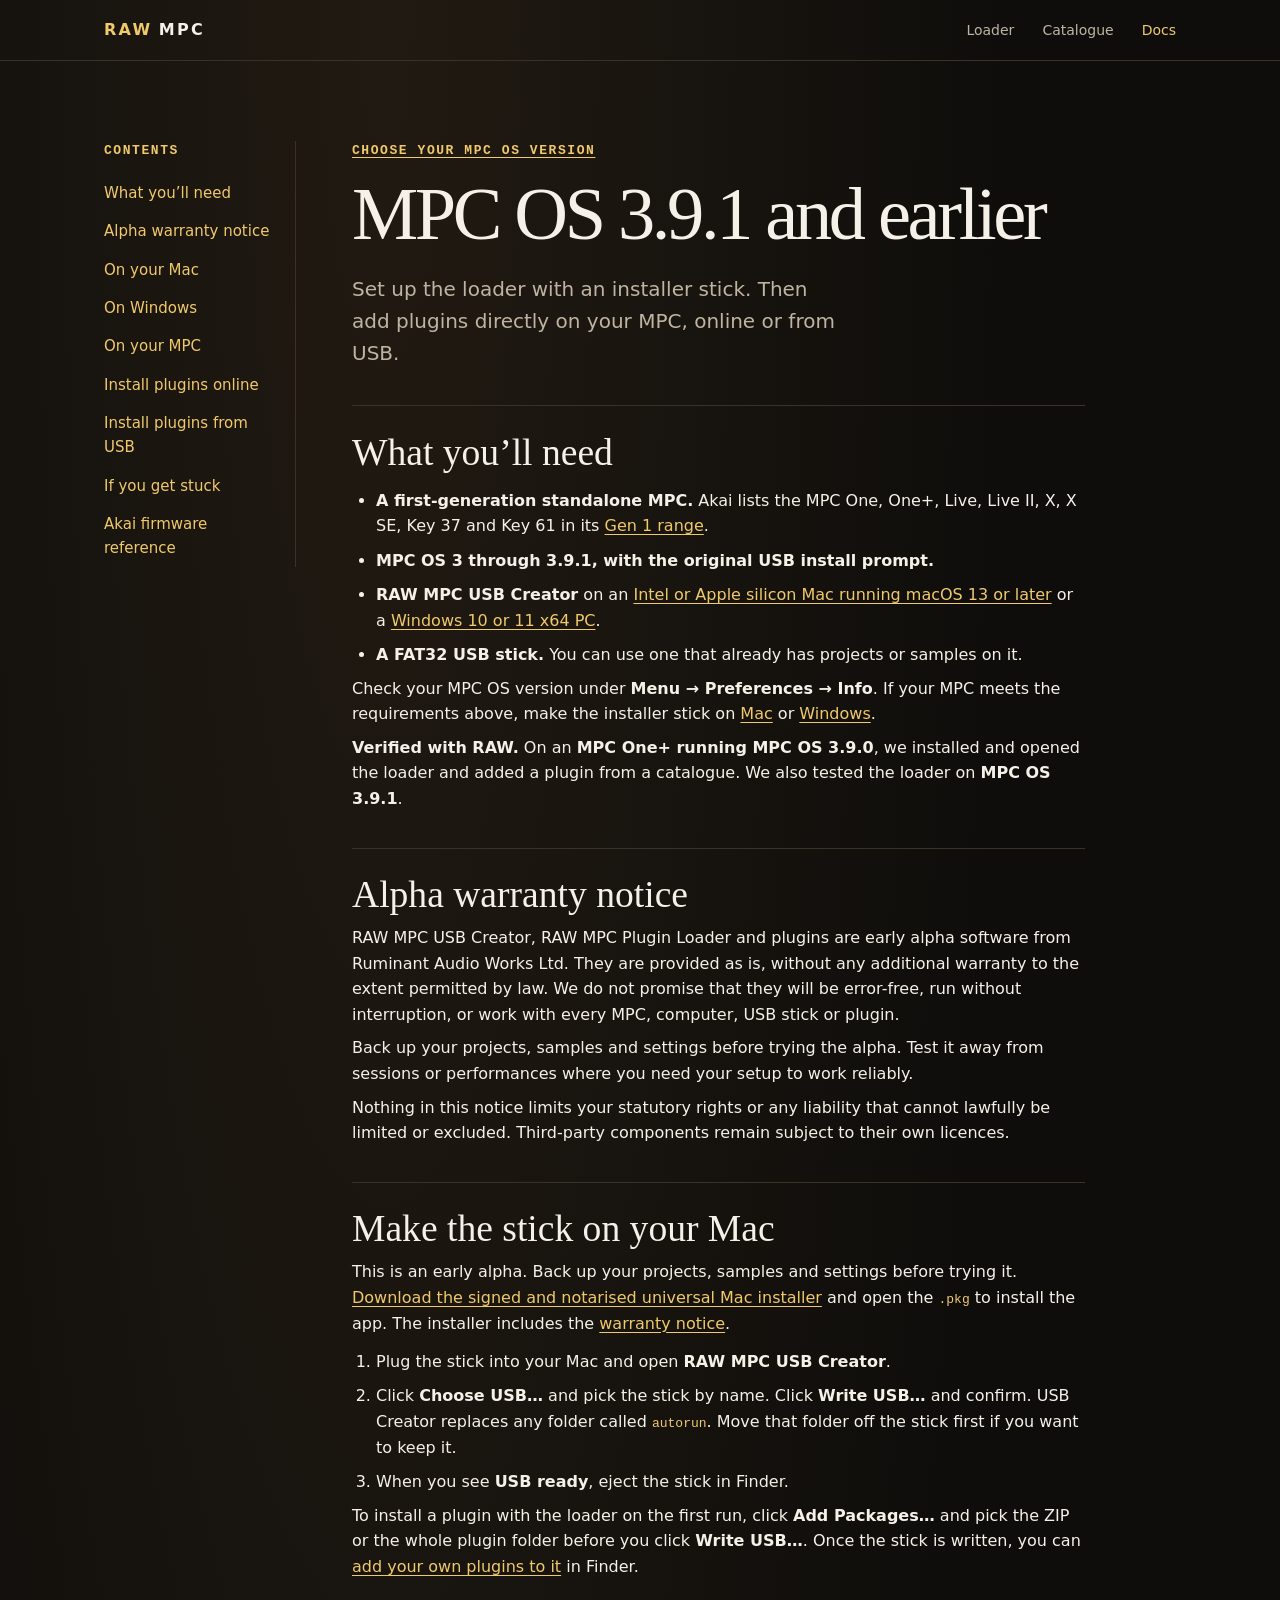
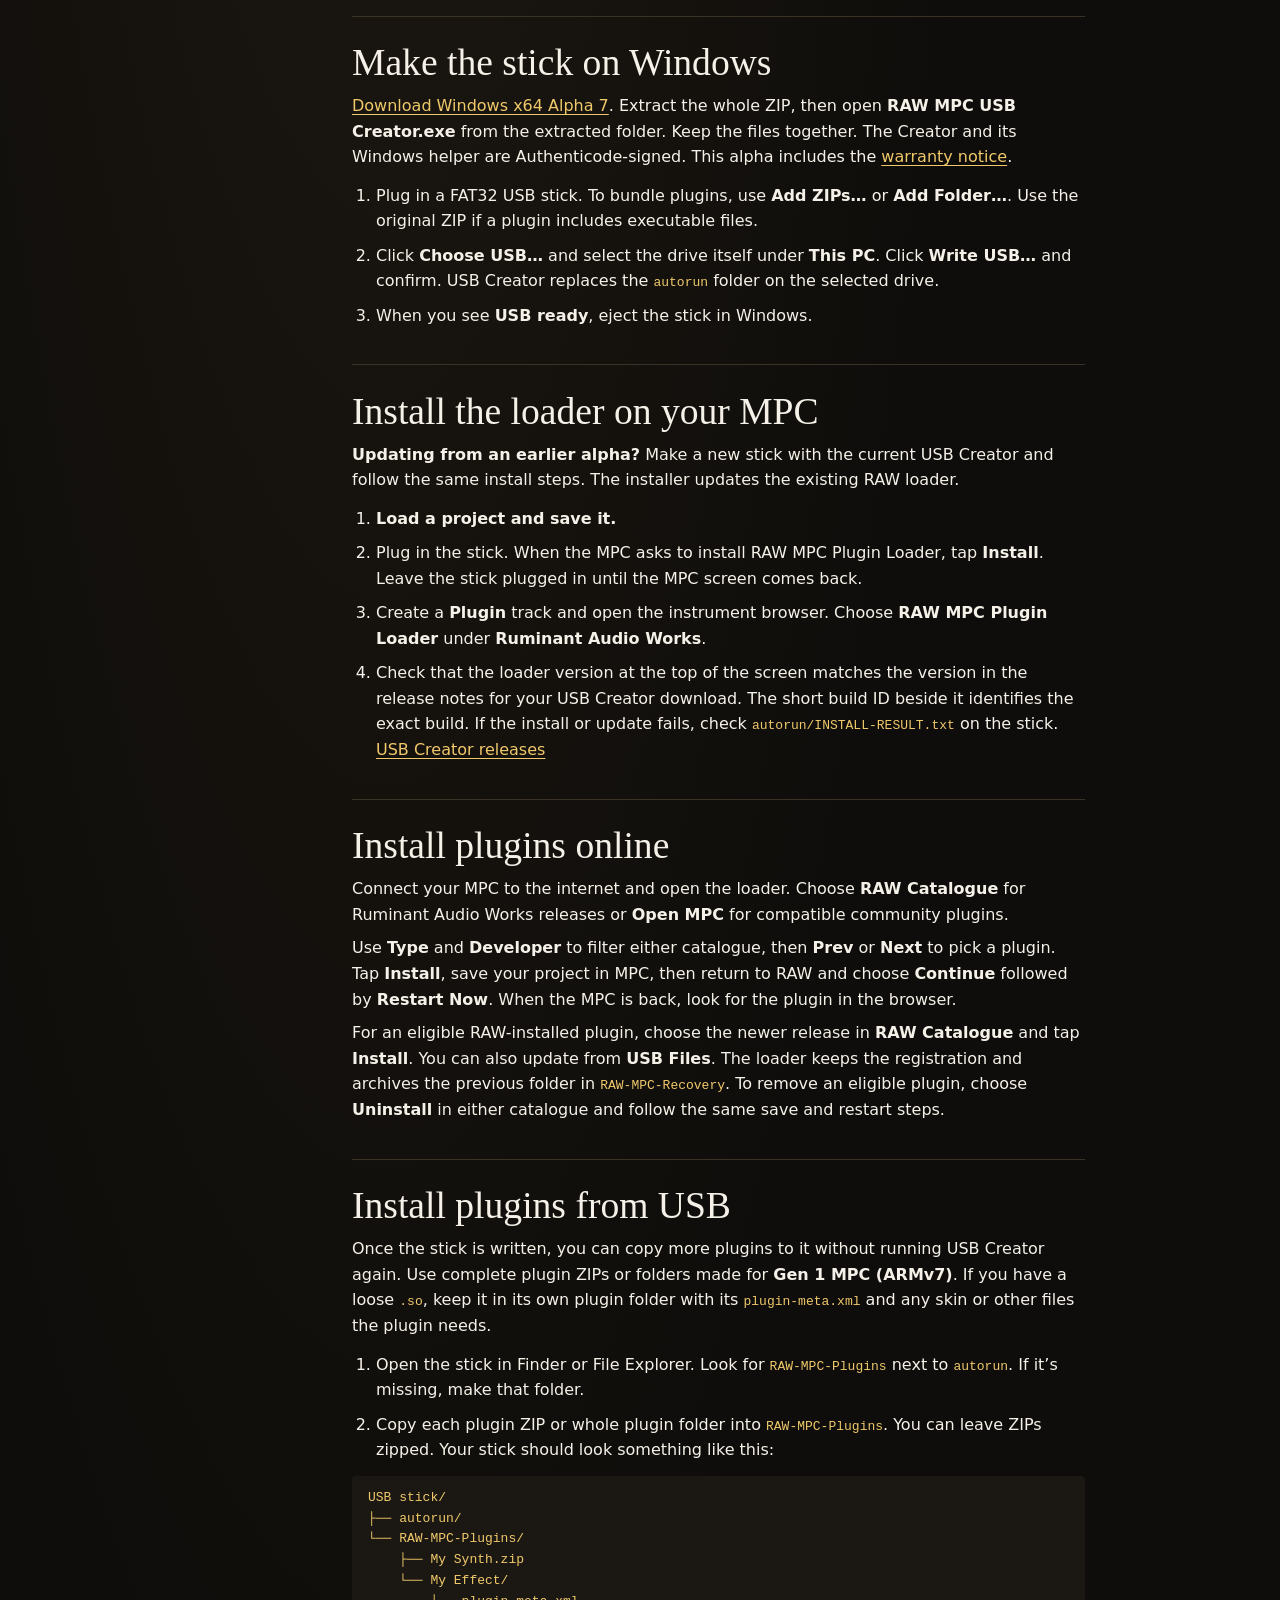
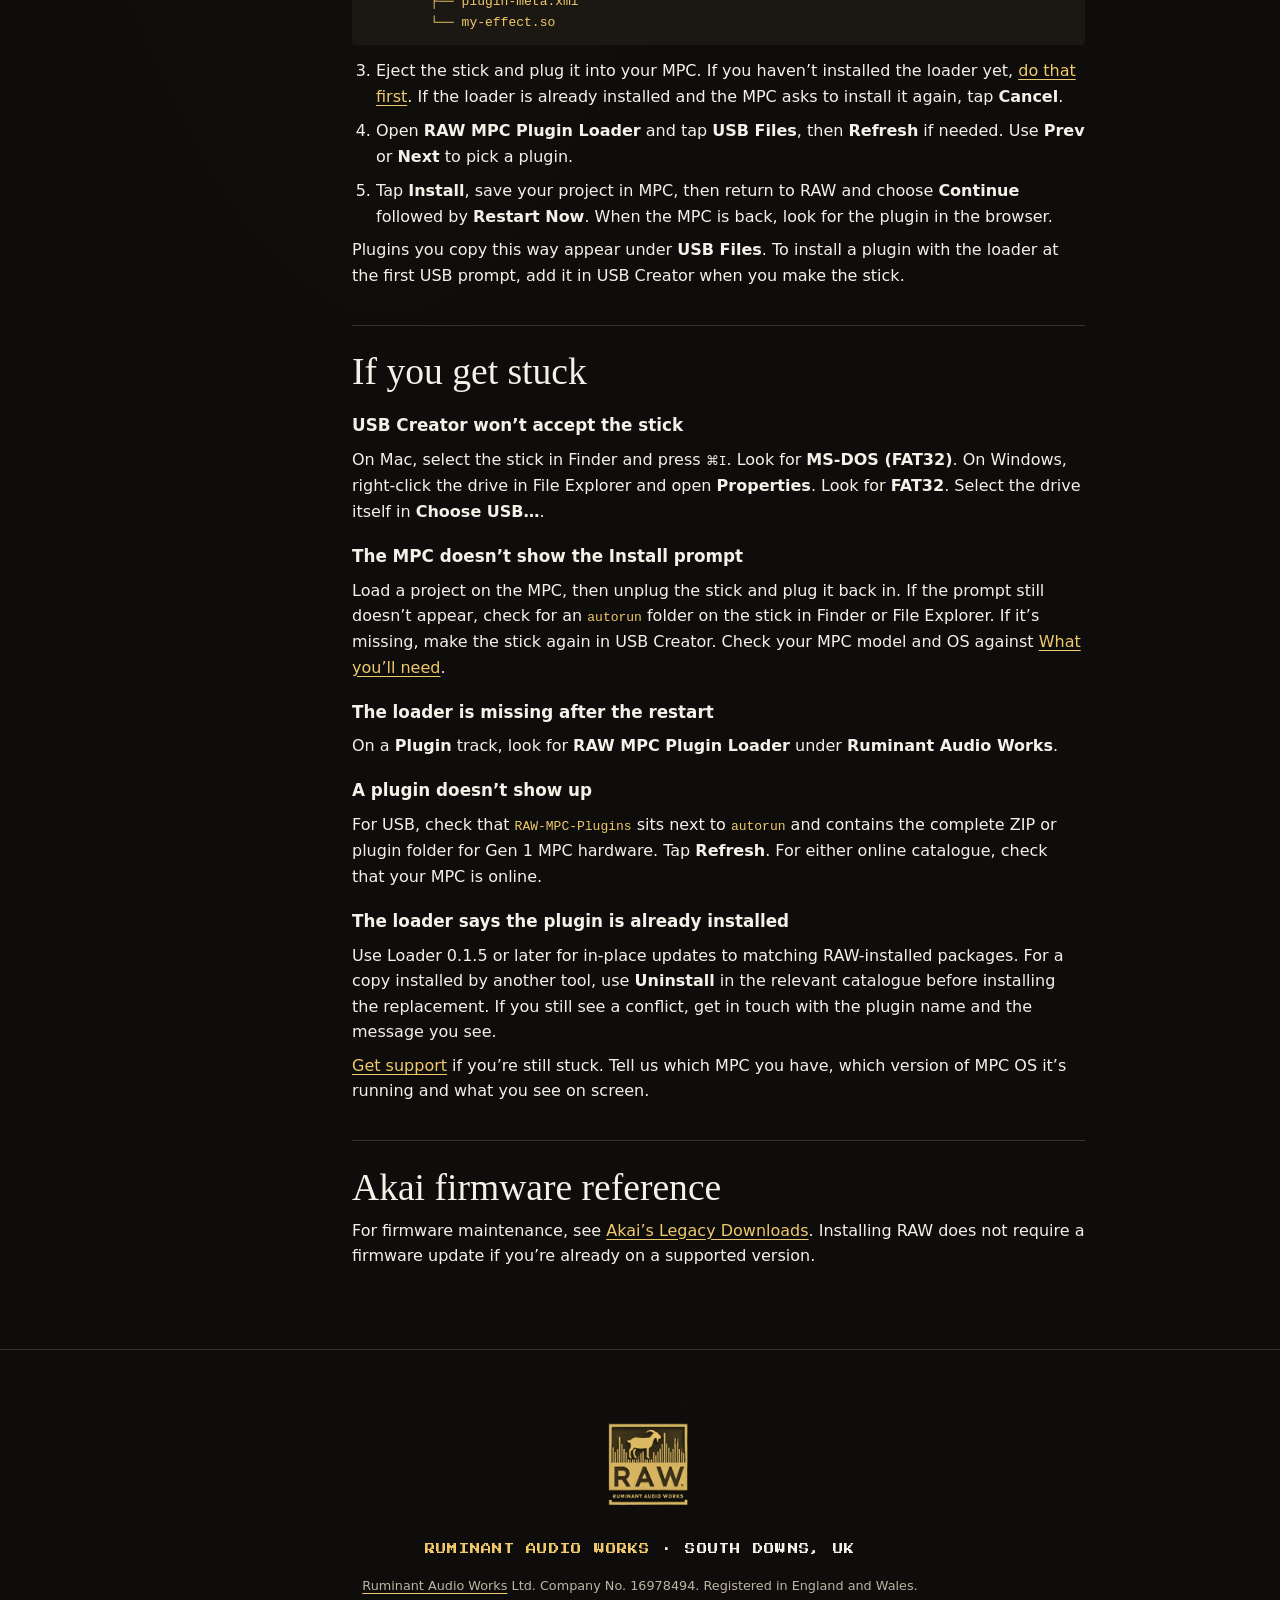
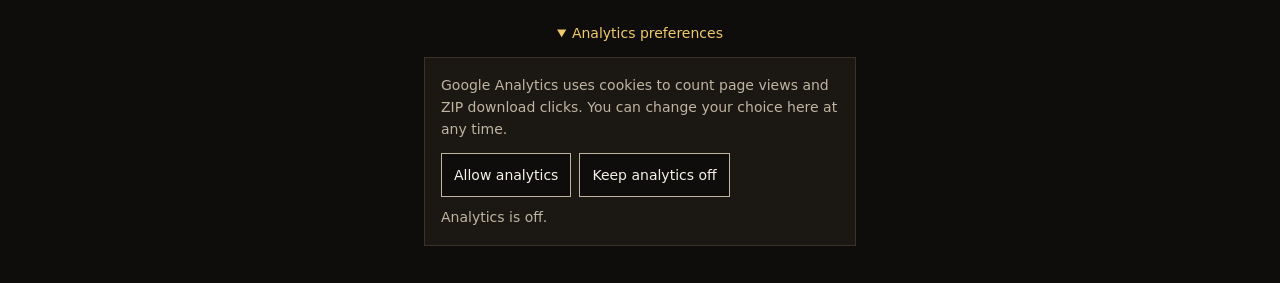
<file: docs/legacy.html>
<!doctype html>
<html lang="en-GB">
<head>
  <meta charset="utf-8">
  <meta name="viewport" content="width=device-width, initial-scale=1">
  <meta name="description" content="Use the original USB install prompt to set up RAW MPC Plugin Loader on a first-generation Akai MPC running supported MPC OS 3 firmware through 3.9.1.">
  <title>Install Akai MPC Plugins on MPC OS 3.9.1 and Earlier · Ruminant Audio Works</title>
  <link rel="canonical" href="https://mpc.ruminantaudioworks.com/docs/legacy.html">
  <link rel="icon" type="image/png" href="../assets/favicon.png">
  <meta property="og:type" content="website">
  <meta property="og:site_name" content="Ruminant Audio Works MPC">
  <meta property="og:locale" content="en_GB">
  <meta property="og:title" content="Install Akai MPC Plugins on MPC OS 3.9.1 and Earlier · Ruminant Audio Works">
  <meta property="og:description" content="Use the original USB install prompt to set up RAW MPC Plugin Loader on a first-generation Akai MPC running supported MPC OS 3 firmware through 3.9.1.">
  <meta property="og:url" content="https://mpc.ruminantaudioworks.com/docs/legacy.html">
  <meta property="og:image" content="https://mpc.ruminantaudioworks.com/assets/og-image.jpg">
  <meta property="og:image:width" content="1200">
  <meta property="og:image:height" content="630">
  <meta property="og:image:alt" content="RAW MPC Plugin Loader by Ruminant Audio Works">
  <meta name="twitter:card" content="summary_large_image">
  <meta name="twitter:title" content="Install Akai MPC Plugins on MPC OS 3.9.1 and Earlier · Ruminant Audio Works">
  <meta name="twitter:description" content="Use the original USB install prompt to set up RAW MPC Plugin Loader on a first-generation Akai MPC running supported MPC OS 3 firmware through 3.9.1.">
  <meta name="twitter:image" content="https://mpc.ruminantaudioworks.com/assets/og-image.jpg">
  <meta name="twitter:image:alt" content="RAW MPC Plugin Loader by Ruminant Audio Works">
  <link rel="stylesheet" href="../styles.css">
  <link rel="stylesheet" href="../assets/analytics.css">
  <script defer src="../assets/analytics.js"></script>
</head>
<body>
  <a class="skip-link" href="#main">Skip to content</a>
  <header class="site-header">
    <div class="wrap header-inner">
      <a class="wordmark" href="../" aria-label="RAW MPC home"><span>RAW</span> MPC</a>
      <nav aria-label="Main navigation">
        <a href="../#loader">Loader</a>
        <a href="../#catalogue">Catalogue</a>
        <a href="./" aria-current="page">Docs</a>
      </nav>
    </div>
  </header>

  <main class="wrap guide" id="main" tabindex="-1">
    <header class="guide-intro">
      <p class="eyebrow"><a href="./">Choose your MPC OS version</a></p>
      <h1>MPC OS 3.9.1 and earlier</h1>
      <p class="intro-copy">Set up the loader with an installer stick. Then add plugins directly on your MPC, online or from USB.</p>
    </header>

    <nav class="guide-contents" aria-labelledby="contents-title">
      <p class="eyebrow" id="contents-title">Contents</p>
      <ul>
        <li><a href="#before-you-start">What you’ll need</a></li>
        <li><a href="#alpha-warranty">Alpha warranty notice</a></li>
        <li><a href="#prepare-usb">On your Mac</a></li>
        <li><a href="#prepare-windows">On Windows</a></li>
        <li><a href="#install-loader">On your MPC</a></li>
        <li><a href="#add-plugins">Install plugins online</a></li>
        <li><a href="#add-own-plugins">Install plugins from USB</a></li>
        <li><a href="#troubleshooting">If you get stuck</a></li>
        <li><a href="#akai-firmware">Akai firmware reference</a></li>
      </ul>
    </nav>

    <div class="guide-content">
      <section class="guide-section" id="before-you-start" aria-labelledby="before-title">
        <h2 id="before-title">What you’ll need</h2>
        <ul>
          <li><strong>A first-generation standalone MPC.</strong> Akai lists the MPC One, One+, Live, Live II, X, X SE, Key 37 and Key 61 in its <a href="https://www.akaipro.com/downloads-and-support/downloads/?legacy=true">Gen 1 range</a>.</li>
          <li><strong>MPC OS 3 through 3.9.1, with the original USB install prompt.</strong></li>
          <li><strong>RAW MPC USB Creator</strong> on an <a href="#prepare-usb">Intel or Apple silicon Mac running macOS 13 or later</a> or a <a href="#prepare-windows">Windows 10 or 11 x64 PC</a>.</li>
          <li><strong>A FAT32 USB stick.</strong> You can use one that already has projects or samples on it.</li>
        </ul>
        <p>Check your MPC OS version under <strong>Menu → Preferences → Info</strong>. If your MPC meets the requirements above, make the installer stick on <a href="#prepare-usb">Mac</a> or <a href="#prepare-windows">Windows</a>.</p>
        <p><strong>Verified with RAW.</strong> On an <strong>MPC One+ running MPC OS 3.9.0</strong>, we installed and opened the loader and added a plugin from a catalogue. We also tested the loader on <strong>MPC OS 3.9.1</strong>.</p>
      </section>

      <section class="guide-section" id="alpha-warranty" aria-labelledby="warranty-title">
        <h2 id="warranty-title">Alpha warranty notice</h2>
        <p>RAW MPC USB Creator, RAW MPC Plugin Loader and plugins are early alpha software from Ruminant Audio Works Ltd. They are provided as is, without any additional warranty to the extent permitted by law. We do not promise that they will be error-free, run without interruption, or work with every MPC, computer, USB stick or plugin.</p>
        <p>Back up your projects, samples and settings before trying the alpha. Test it away from sessions or performances where you need your setup to work reliably.</p>
        <p>Nothing in this notice limits your statutory rights or any liability that cannot lawfully be limited or excluded. Third-party components remain subject to their own licences.</p>
      </section>

      <section class="guide-section" id="prepare-usb" aria-labelledby="prepare-title">
        <h2 id="prepare-title">Make the stick on your Mac</h2>
        <p>This is an early alpha. Back up your projects, samples and settings before trying it. <a href="https://github.com/taylormadeapps/raw-mpc-catalogue/releases/download/usb-creator-v0.1.0-alpha.7/RAW-MPC-USB-Creator-0.1.0-alpha.7-macOS-universal.pkg">Download the signed and notarised universal Mac installer</a> and open the <code>.pkg</code> to install the app. The installer includes the <a href="#alpha-warranty">warranty notice</a>.</p>
        <ol>
          <li>Plug the stick into your Mac and open <strong>RAW MPC USB Creator</strong>.</li>
          <li>Click <strong>Choose USB…</strong> and pick the stick by name. Click <strong>Write USB…</strong> and confirm. USB Creator replaces any folder called <code>autorun</code>. Move that folder off the stick first if you want to keep it.</li>
          <li>When you see <strong>USB ready</strong>, eject the stick in Finder.</li>
        </ol>
        <p>To install a plugin with the loader on the first run, click <strong>Add Packages…</strong> and pick the ZIP or the whole plugin folder before you click <strong>Write USB…</strong>. Once the stick is written, you can <a href="#add-own-plugins">add your own plugins to it</a> in Finder.</p>
      </section>

      <section class="guide-section" id="prepare-windows" aria-labelledby="windows-title">
        <h2 id="windows-title">Make the stick on Windows</h2>
        <p><a href="https://github.com/taylormadeapps/raw-mpc-catalogue/releases/download/usb-creator-v0.1.0-alpha.7/RAW-MPC-USB-Creator-0.1.0-alpha.7-windows-x64-signed.zip">Download Windows x64 Alpha 7</a>. Extract the whole ZIP, then open <strong>RAW MPC USB Creator.exe</strong> from the extracted folder. Keep the files together. The Creator and its Windows helper are Authenticode-signed. This alpha includes the <a href="#alpha-warranty">warranty notice</a>.</p>
        <ol>
          <li>Plug in a FAT32 USB stick. To bundle plugins, use <strong>Add ZIPs…</strong> or <strong>Add Folder…</strong>. Use the original ZIP if a plugin includes executable files.</li>
          <li>Click <strong>Choose USB…</strong> and select the drive itself under <strong>This PC</strong>. Click <strong>Write USB…</strong> and confirm. USB Creator replaces the <code>autorun</code> folder on the selected drive.</li>
          <li>When you see <strong>USB ready</strong>, eject the stick in Windows.</li>
        </ol>
      </section>

      <section class="guide-section" id="install-loader" aria-labelledby="install-title">
        <h2 id="install-title">Install the loader on your MPC</h2>
        <p><strong>Updating from an earlier alpha?</strong> Make a new stick with the current USB Creator and follow the same install steps. The installer updates the existing RAW loader.</p>
        <ol>
          <li><strong>Load a project and save it.</strong></li>
          <li>Plug in the stick. When the MPC asks to install RAW MPC Plugin Loader, tap <strong>Install</strong>. Leave the stick plugged in until the MPC screen comes back.</li>
          <li>Create a <strong>Plugin</strong> track and open the instrument browser. Choose <strong>RAW MPC Plugin Loader</strong> under <strong>Ruminant Audio Works</strong>.</li>
          <li>Check that the loader version at the top of the screen matches the version in the release notes for your USB Creator download. The short build ID beside it identifies the exact build. If the install or update fails, check <code>autorun/INSTALL-RESULT.txt</code> on the stick. <a href="https://github.com/taylormadeapps/raw-mpc-catalogue/releases">USB Creator releases</a></li>
        </ol>
      </section>

      <section class="guide-section" id="add-plugins" aria-labelledby="plugins-title">
        <h2 id="plugins-title">Install plugins online</h2>
        <p>Connect your MPC to the internet and open the loader. Choose <strong>RAW Catalogue</strong> for Ruminant Audio Works releases or <strong>Open MPC</strong> for compatible community plugins.</p>
        <p>Use <strong>Type</strong> and <strong>Developer</strong> to filter either catalogue, then <strong>Prev</strong> or <strong>Next</strong> to pick a plugin. Tap <strong>Install</strong>, save your project in MPC, then return to RAW and choose <strong>Continue</strong> followed by <strong>Restart Now</strong>. When the MPC is back, look for the plugin in the browser.</p>
        <p>For an eligible RAW-installed plugin, choose the newer release in <strong>RAW Catalogue</strong> and tap <strong>Install</strong>. You can also update from <strong>USB Files</strong>. The loader keeps the registration and archives the previous folder in <code>RAW-MPC-Recovery</code>. To remove an eligible plugin, choose <strong>Uninstall</strong> in either catalogue and follow the same save and restart steps.</p>
      </section>

      <section class="guide-section" id="add-own-plugins" aria-labelledby="own-plugins-title">
        <h2 id="own-plugins-title">Install plugins from USB</h2>
        <p>Once the stick is written, you can copy more plugins to it without running USB Creator again. Use complete plugin ZIPs or folders made for <strong>Gen 1 MPC (ARMv7)</strong>. If you have a loose <code>.so</code>, keep it in its own plugin folder with its <code>plugin-meta.xml</code> and any skin or other files the plugin needs.</p>
        <ol>
          <li>Open the stick in Finder or File Explorer. Look for <code>RAW-MPC-Plugins</code> next to <code>autorun</code>. If it’s missing, make that folder.</li>
          <li>Copy each plugin ZIP or whole plugin folder into <code>RAW-MPC-Plugins</code>. You can leave ZIPs zipped. Your stick should look something like this:</li>
        </ol>
        <pre><code>USB stick/
├── autorun/
└── RAW-MPC-Plugins/
    ├── My Synth.zip
    └── My Effect/
        ├── plugin-meta.xml
        └── my-effect.so</code></pre>
        <ol start="3">
          <li>Eject the stick and plug it into your MPC. If you haven’t installed the loader yet, <a href="#install-loader">do that first</a>. If the loader is already installed and the MPC asks to install it again, tap <strong>Cancel</strong>.</li>
          <li>Open <strong>RAW MPC Plugin Loader</strong> and tap <strong>USB Files</strong>, then <strong>Refresh</strong> if needed. Use <strong>Prev</strong> or <strong>Next</strong> to pick a plugin.</li>
          <li>Tap <strong>Install</strong>, save your project in MPC, then return to RAW and choose <strong>Continue</strong> followed by <strong>Restart Now</strong>. When the MPC is back, look for the plugin in the browser.</li>
        </ol>
        <p>Plugins you copy this way appear under <strong>USB Files</strong>. To install a plugin with the loader at the first USB prompt, add it in USB Creator when you make the stick.</p>
      </section>

      <section class="guide-section" id="troubleshooting" aria-labelledby="troubleshooting-title">
        <h2 id="troubleshooting-title">If you get stuck</h2>
        <h3>USB Creator won’t accept the stick</h3>
        <p>On Mac, select the stick in Finder and press <kbd>⌘I</kbd>. Look for <strong>MS-DOS (FAT32)</strong>. On Windows, right-click the drive in File Explorer and open <strong>Properties</strong>. Look for <strong>FAT32</strong>. Select the drive itself in <strong>Choose USB…</strong>.</p>
        <h3>The MPC doesn’t show the Install prompt</h3>
        <p>Load a project on the MPC, then unplug the stick and plug it back in. If the prompt still doesn’t appear, check for an <code>autorun</code> folder on the stick in Finder or File Explorer. If it’s missing, make the stick again in USB Creator. Check your MPC model and OS against <a href="#before-you-start">What you’ll need</a>.</p>
        <h3>The loader is missing after the restart</h3>
        <p>On a <strong>Plugin</strong> track, look for <strong>RAW MPC Plugin Loader</strong> under <strong>Ruminant Audio Works</strong>.</p>
        <h3>A plugin doesn’t show up</h3>
        <p>For USB, check that <code>RAW-MPC-Plugins</code> sits next to <code>autorun</code> and contains the complete ZIP or plugin folder for Gen 1 MPC hardware. Tap <strong>Refresh</strong>. For either online catalogue, check that your MPC is online.</p>
        <h3>The loader says the plugin is already installed</h3>
        <p>Use Loader 0.1.5 or later for in-place updates to matching RAW-installed packages. For a copy installed by another tool, use <strong>Uninstall</strong> in the relevant catalogue before installing the replacement. If you still see a conflict, get in touch with the plugin name and the message you see.</p>
        <p><a href="../#community">Get support</a> if you’re still stuck. Tell us which MPC you have, which version of MPC OS it’s running and what you see on screen.</p>
      </section>

      <section class="guide-section" id="akai-firmware" aria-labelledby="firmware-title">
        <h2 id="firmware-title">Akai firmware reference</h2>
        <p>For firmware maintenance, see <a href="https://www.akaipro.com/downloads-and-support/downloads/?legacy=true">Akai’s Legacy Downloads</a>. Installing RAW does not require a firmware update if you’re already on a supported version.</p>
      </section>
    </div>
  </main>

  <footer class="site-footer">
    <div class="wrap">
      <a class="footer-mark" href="https://taype.ruminantaudioworks.com/ruminant-audio-works/" aria-label="Ruminant Audio Works about page">
        <img src="../assets/raw-logo.webp" alt="" width="240" height="295" loading="lazy" decoding="async">
      </a>
      <p class="footer-wordmark"><a href="https://taype.ruminantaudioworks.com/ruminant-audio-works/">Ruminant Audio Works</a> <span aria-hidden="true">·</span> South Downs, UK</p>
      <p class="footer-copy"><a href="https://taype.ruminantaudioworks.com/ruminant-audio-works/">Ruminant Audio Works</a> Ltd. Company No. 16978494. Registered in England and Wales.</p>
      <details class="analytics-preferences" hidden>
        <summary>Analytics preferences</summary>
        <div class="analytics-panel">
          <p>Google Analytics uses cookies to count page views and ZIP download clicks. You can change your choice here at any time.</p>
          <div class="analytics-actions">
            <button type="button" data-analytics="allow">Allow analytics</button>
            <button type="button" data-analytics="decline">Keep analytics off</button>
          </div>
          <p role="status"></p>
        </div>
      </details>
    </div>
  </footer>
</body>
</html>
</file>
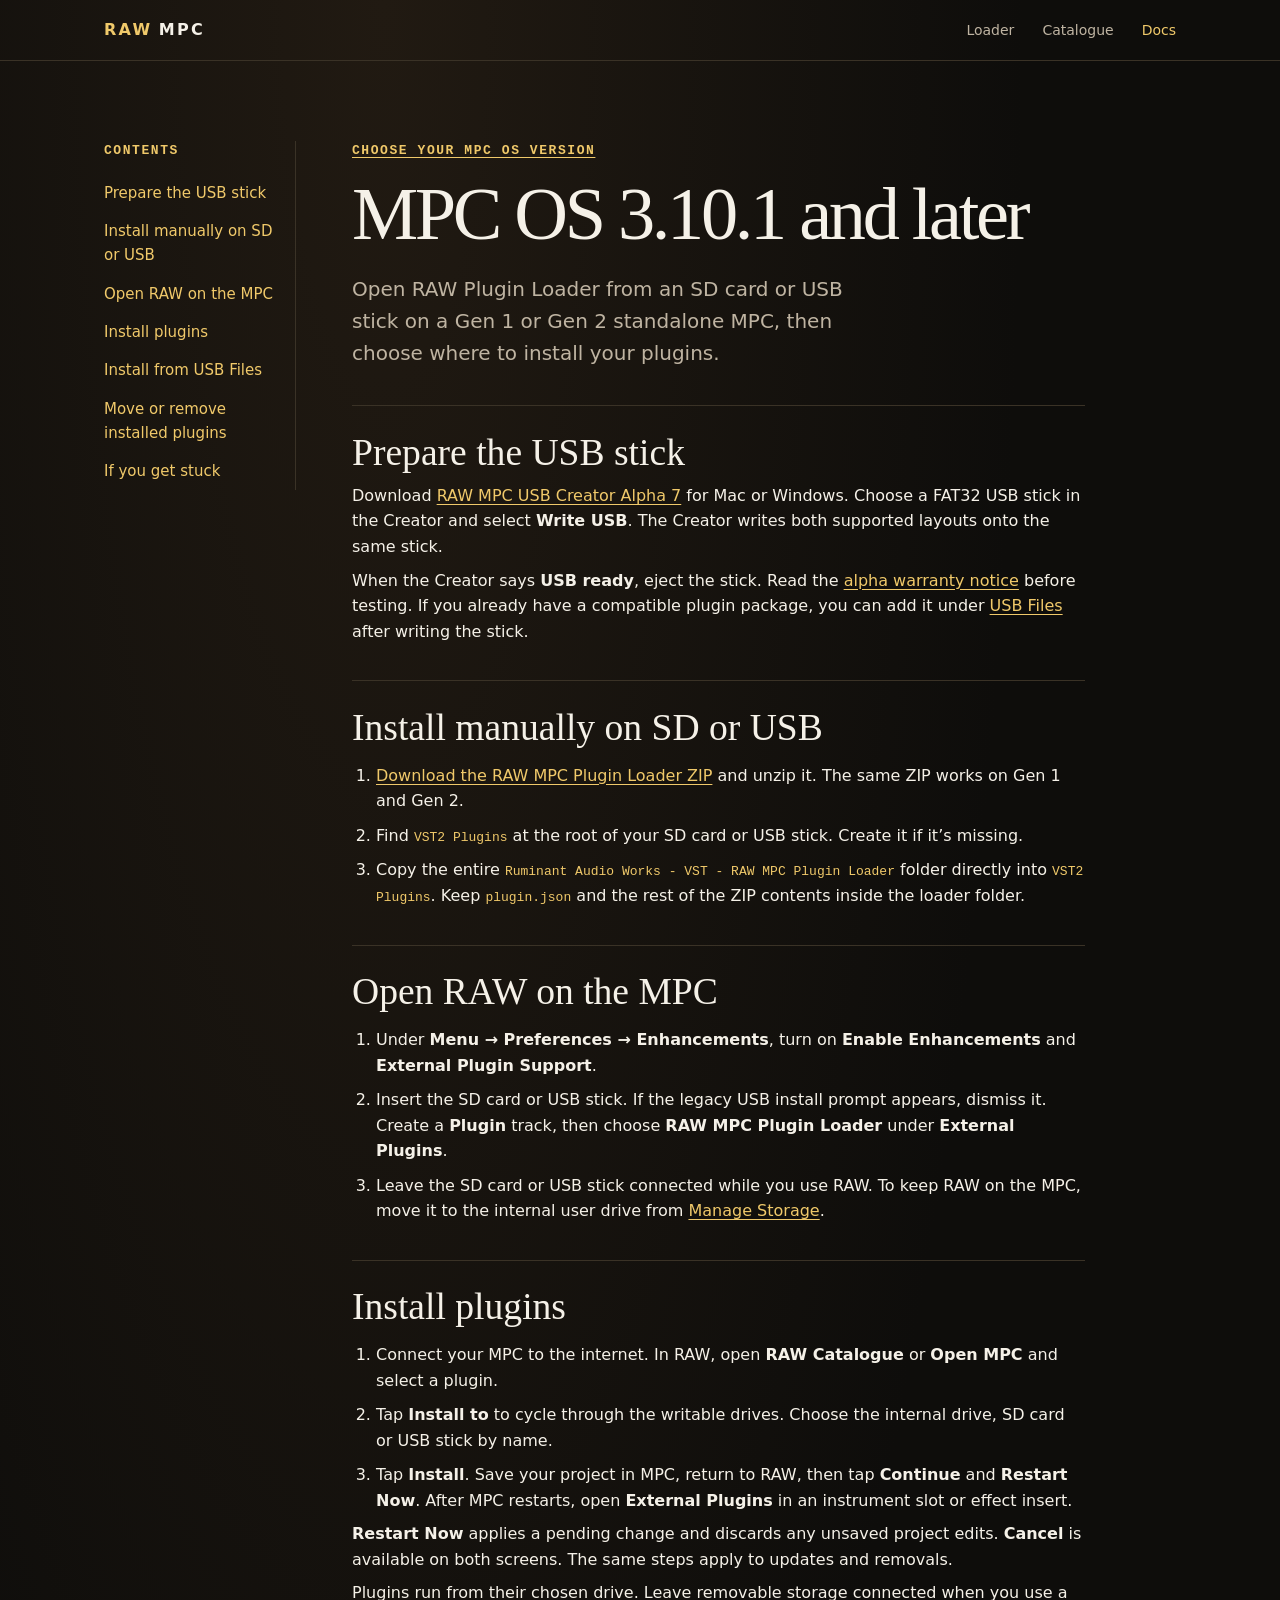
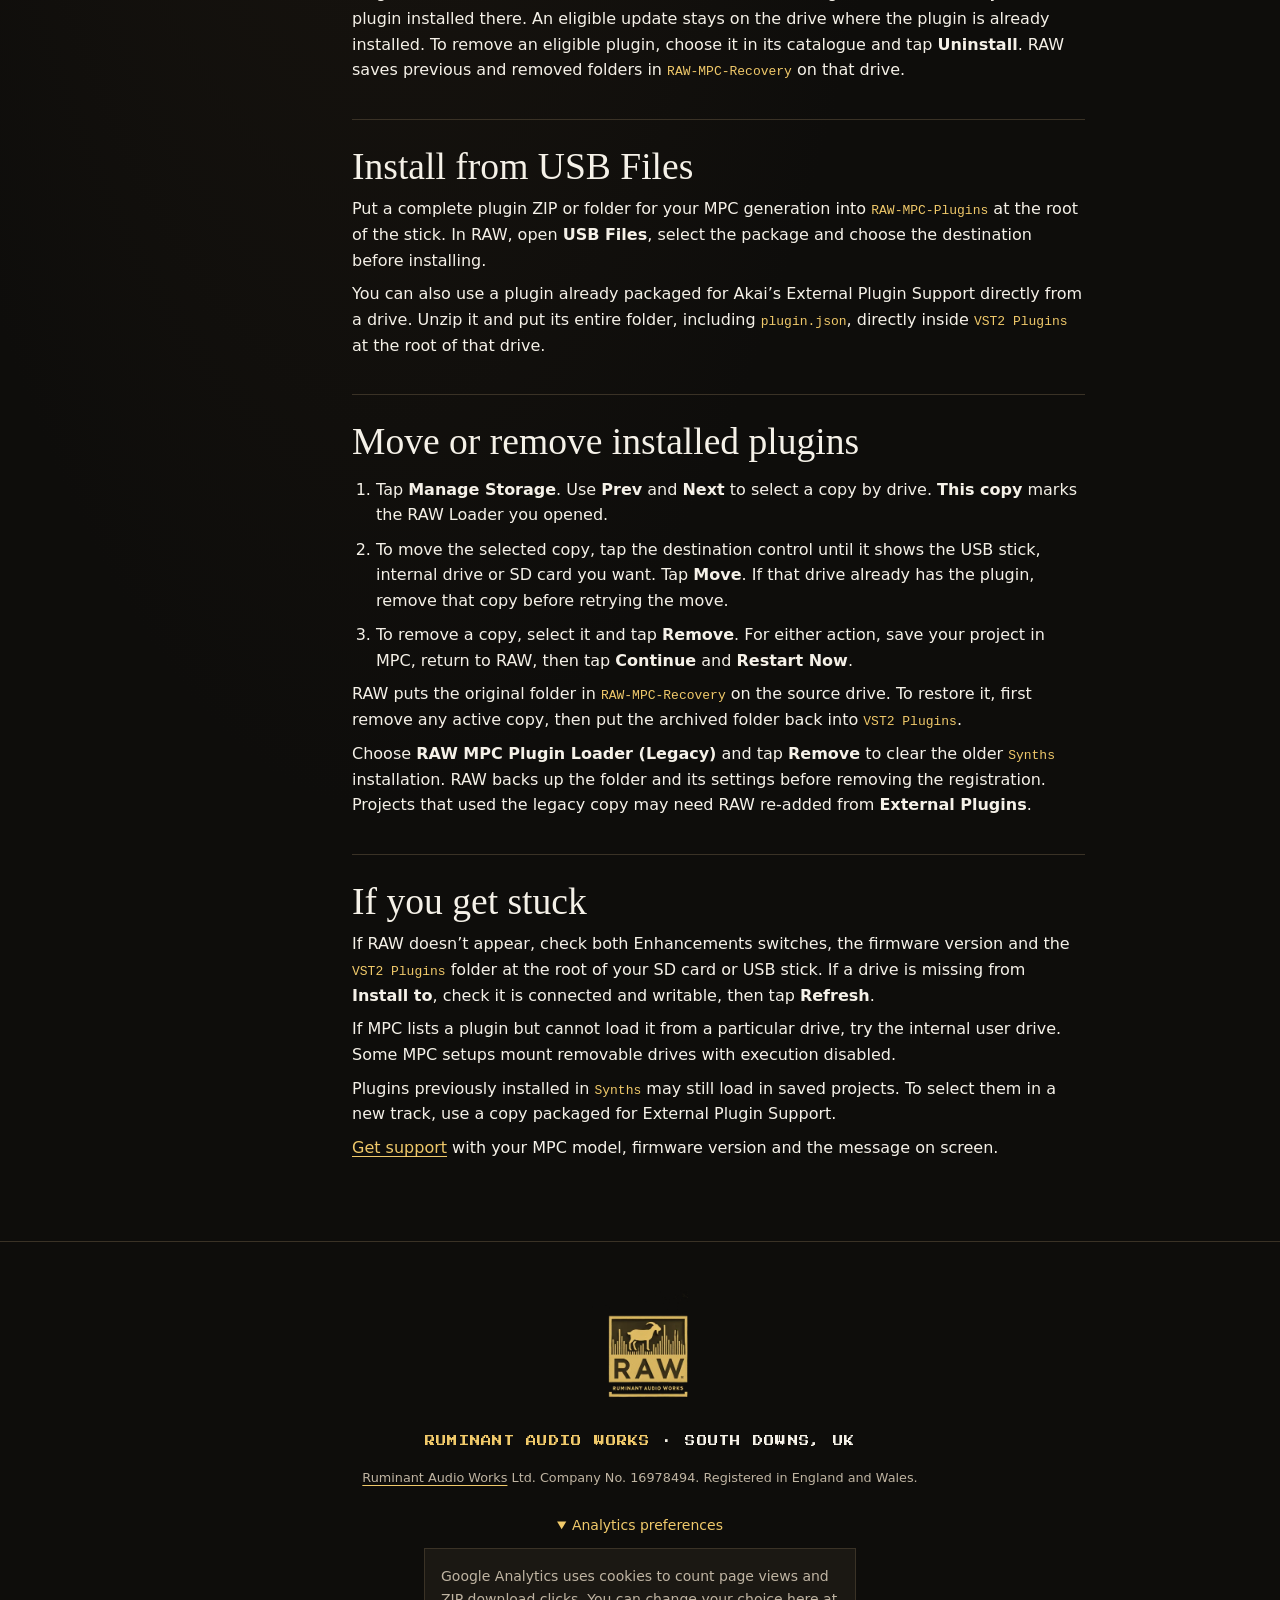
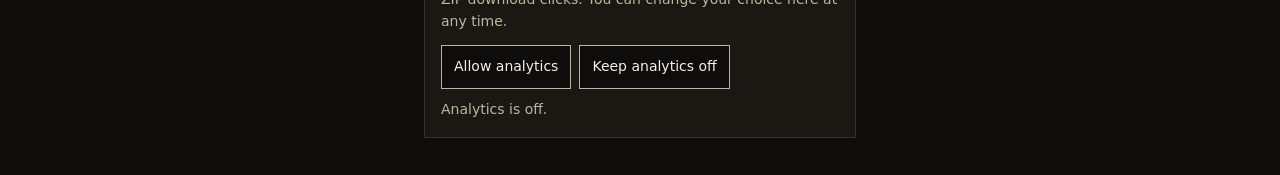
<file: docs/stock.html>
<!doctype html>
<html lang="en-GB">
<head>
  <meta charset="utf-8">
  <meta name="viewport" content="width=device-width, initial-scale=1">
  <meta name="description" content="Set up RAW MPC Plugin Loader with External Plugin Support on MPC OS 3.10.1 and later. Install, move and remove plugins on Gen 1 and Gen 2 MPCs.">
  <title>Install Akai MPC Plugins on MPC OS 3.10.1 and Later · Ruminant Audio Works</title>
  <link rel="canonical" href="https://mpc.ruminantaudioworks.com/docs/stock.html">
  <link rel="icon" type="image/png" href="../assets/favicon.png">
  <meta property="og:type" content="website">
  <meta property="og:site_name" content="Ruminant Audio Works MPC">
  <meta property="og:locale" content="en_GB">
  <meta property="og:title" content="Install Akai MPC Plugins on MPC OS 3.10.1 and Later · Ruminant Audio Works">
  <meta property="og:description" content="Set up RAW MPC Plugin Loader with External Plugin Support on MPC OS 3.10.1 and later. Install, move and remove plugins on Gen 1 and Gen 2 MPCs.">
  <meta property="og:url" content="https://mpc.ruminantaudioworks.com/docs/stock.html">
  <meta property="og:image" content="https://mpc.ruminantaudioworks.com/assets/og-image.jpg">
  <meta property="og:image:width" content="1200">
  <meta property="og:image:height" content="630">
  <meta property="og:image:alt" content="RAW MPC Plugin Loader by Ruminant Audio Works">
  <meta name="twitter:card" content="summary_large_image">
  <meta name="twitter:title" content="Install Akai MPC Plugins on MPC OS 3.10.1 and Later · Ruminant Audio Works">
  <meta name="twitter:description" content="Set up RAW MPC Plugin Loader with External Plugin Support on MPC OS 3.10.1 and later. Install, move and remove plugins on Gen 1 and Gen 2 MPCs.">
  <meta name="twitter:image" content="https://mpc.ruminantaudioworks.com/assets/og-image.jpg">
  <meta name="twitter:image:alt" content="RAW MPC Plugin Loader by Ruminant Audio Works">
  <link rel="stylesheet" href="../styles.css">
  <link rel="stylesheet" href="../assets/analytics.css">
  <script defer src="../assets/analytics.js"></script>
</head>
<body>
  <a class="skip-link" href="#main">Skip to content</a>
  <header class="site-header">
    <div class="wrap header-inner">
      <a class="wordmark" href="../" aria-label="RAW MPC home"><span>RAW</span> MPC</a>
      <nav aria-label="Main navigation">
        <a href="../#loader">Loader</a>
        <a href="../#catalogue">Catalogue</a>
        <a href="./" aria-current="page">Docs</a>
      </nav>
    </div>
  </header>

  <main class="wrap guide" id="main" tabindex="-1">
    <header class="guide-intro">
      <p class="eyebrow"><a href="./">Choose your MPC OS version</a></p>
      <h1>MPC OS 3.10.1 and later</h1>
      <p class="intro-copy">Open RAW Plugin Loader from an SD card or USB stick on a Gen 1 or Gen 2 standalone MPC, then choose where to install your plugins.</p>
    </header>
    <nav class="guide-contents" aria-labelledby="contents-title">
      <p class="eyebrow" id="contents-title">Contents</p>
      <ul>
        <li><a href="#prepare-usb">Prepare the USB stick</a></li>
        <li><a href="#manual-install">Install manually on SD or USB</a></li>
        <li><a href="#install-loader">Open RAW on the MPC</a></li>
        <li><a href="#add-plugins">Install plugins</a></li>
        <li><a href="#add-own-plugins">Install from USB Files</a></li>
        <li><a href="#manage-storage">Move or remove installed plugins</a></li>
        <li><a href="#troubleshooting">If you get stuck</a></li>
      </ul>
    </nav>
    <div class="guide-content">
      <section class="guide-section" id="prepare-usb">
        <h2>Prepare the USB stick</h2>
        <p>Download <a href="../#loader">RAW MPC USB Creator Alpha 7</a> for Mac or Windows. Choose a FAT32 USB stick in the Creator and select <strong>Write USB</strong>. The Creator writes both supported layouts onto the same stick.</p>
        <p>When the Creator says <strong>USB ready</strong>, eject the stick. Read the <a href="./#alpha-warranty">alpha warranty notice</a> before testing. If you already have a compatible plugin package, you can add it under <a href="#add-own-plugins">USB Files</a> after writing the stick.</p>
      </section>
      <section class="guide-section" id="manual-install">
        <h2>Install manually on SD or USB</h2>
        <ol>
          <li><a href="https://github.com/taylormadeapps/raw-mpc-catalogue/releases/download/usb-creator-v0.1.0-alpha.7/RAW-MPC-Plugin-Loader-0.2.1-mpc-3.10.1.zip">Download the RAW MPC Plugin Loader ZIP</a> and unzip it. The same ZIP works on Gen 1 and Gen 2.</li>
          <li>Find <code>VST2 Plugins</code> at the root of your SD card or USB stick. Create it if it’s missing.</li>
          <li>Copy the entire <code>Ruminant Audio Works - VST - RAW MPC Plugin Loader</code> folder directly into <code>VST2 Plugins</code>. Keep <code>plugin.json</code> and the rest of the ZIP contents inside the loader folder.</li>
        </ol>
      </section>
      <section class="guide-section" id="install-loader">
        <h2>Open RAW on the MPC</h2>
        <ol>
          <li>Under <strong>Menu → Preferences → Enhancements</strong>, turn on <strong>Enable Enhancements</strong> and <strong>External Plugin Support</strong>.</li>
          <li>Insert the SD card or USB stick. If the legacy USB install prompt appears, dismiss it. Create a <strong>Plugin</strong> track, then choose <strong>RAW MPC Plugin Loader</strong> under <strong>External Plugins</strong>.</li>
          <li>Leave the SD card or USB stick connected while you use RAW. To keep RAW on the MPC, move it to the internal user drive from <a href="#manage-storage">Manage Storage</a>.</li>
        </ol>
      </section>
      <section class="guide-section" id="add-plugins">
        <h2>Install plugins</h2>
        <ol>
          <li>Connect your MPC to the internet. In RAW, open <strong>RAW Catalogue</strong> or <strong>Open MPC</strong> and select a plugin.</li>
          <li>Tap <strong>Install to</strong> to cycle through the writable drives. Choose the internal drive, SD card or USB stick by name.</li>
          <li>Tap <strong>Install</strong>. Save your project in MPC, return to RAW, then tap <strong>Continue</strong> and <strong>Restart Now</strong>. After MPC restarts, open <strong>External Plugins</strong> in an instrument slot or effect insert.</li>
        </ol>
        <p><strong>Restart Now</strong> applies a pending change and discards any unsaved project edits. <strong>Cancel</strong> is available on both screens. The same steps apply to updates and removals.</p>
        <p>Plugins run from their chosen drive. Leave removable storage connected when you use a plugin installed there. An eligible update stays on the drive where the plugin is already installed. To remove an eligible plugin, choose it in its catalogue and tap <strong>Uninstall</strong>. RAW saves previous and removed folders in <code>RAW-MPC-Recovery</code> on that drive.</p>
      </section>
      <section class="guide-section" id="add-own-plugins">
        <h2>Install from USB Files</h2>
        <p>Put a complete plugin ZIP or folder for your MPC generation into <code>RAW-MPC-Plugins</code> at the root of the stick. In RAW, open <strong>USB Files</strong>, select the package and choose the destination before installing.</p>
        <p>You can also use a plugin already packaged for Akai’s External Plugin Support directly from a drive. Unzip it and put its entire folder, including <code>plugin.json</code>, directly inside <code>VST2 Plugins</code> at the root of that drive.</p>
      </section>
      <section class="guide-section" id="manage-storage">
        <h2>Move or remove installed plugins</h2>
        <ol>
          <li>Tap <strong>Manage Storage</strong>. Use <strong>Prev</strong> and <strong>Next</strong> to select a copy by drive. <strong>This copy</strong> marks the RAW Loader you opened.</li>
          <li>To move the selected copy, tap the destination control until it shows the USB stick, internal drive or SD card you want. Tap <strong>Move</strong>. If that drive already has the plugin, remove that copy before retrying the move.</li>
          <li>To remove a copy, select it and tap <strong>Remove</strong>. For either action, save your project in MPC, return to RAW, then tap <strong>Continue</strong> and <strong>Restart Now</strong>.</li>
        </ol>
        <p>RAW puts the original folder in <code>RAW-MPC-Recovery</code> on the source drive. To restore it, first remove any active copy, then put the archived folder back into <code>VST2 Plugins</code>.</p>
        <p>Choose <strong>RAW MPC Plugin Loader (Legacy)</strong> and tap <strong>Remove</strong> to clear the older <code>Synths</code> installation. RAW backs up the folder and its settings before removing the registration. Projects that used the legacy copy may need RAW re-added from <strong>External Plugins</strong>.</p>
      </section>
      <section class="guide-section" id="troubleshooting">
        <h2>If you get stuck</h2>
        <p>If RAW doesn’t appear, check both Enhancements switches, the firmware version and the <code>VST2 Plugins</code> folder at the root of your SD card or USB stick. If a drive is missing from <strong>Install to</strong>, check it is connected and writable, then tap <strong>Refresh</strong>.</p>
        <p>If MPC lists a plugin but cannot load it from a particular drive, try the internal user drive. Some MPC setups mount removable drives with execution disabled.</p>
        <p>Plugins previously installed in <code>Synths</code> may still load in saved projects. To select them in a new track, use a copy packaged for External Plugin Support.</p>
        <p><a href="../#community">Get support</a> with your MPC model, firmware version and the message on screen.</p>
      </section>
    </div>
  </main>

  <footer class="site-footer">
    <div class="wrap">
      <a class="footer-mark" href="https://taype.ruminantaudioworks.com/ruminant-audio-works/" aria-label="Ruminant Audio Works about page">
        <img src="../assets/raw-logo.webp" alt="" width="240" height="295" loading="lazy" decoding="async">
      </a>
      <p class="footer-wordmark"><a href="https://taype.ruminantaudioworks.com/ruminant-audio-works/">Ruminant Audio Works</a> <span aria-hidden="true">·</span> South Downs, UK</p>
      <p class="footer-copy"><a href="https://taype.ruminantaudioworks.com/ruminant-audio-works/">Ruminant Audio Works</a> Ltd. Company No. 16978494. Registered in England and Wales.</p>
      <details class="analytics-preferences" hidden>
        <summary>Analytics preferences</summary>
        <div class="analytics-panel">
          <p>Google Analytics uses cookies to count page views and ZIP download clicks. You can change your choice here at any time.</p>
          <div class="analytics-actions">
            <button type="button" data-analytics="allow">Allow analytics</button>
            <button type="button" data-analytics="decline">Keep analytics off</button>
          </div>
          <p role="status"></p>
        </div>
      </details>
    </div>
  </footer>
</body>
</html>
</file>
<file: styles.css>
@font-face {
  font-family: "Press Start 2P";
  src: url("./assets/press-start-2p-latin.woff2") format("woff2");
  font-display: swap;
}

:root {
  color-scheme: dark;
  --background: #0e0d0b;
  --ink: #f5f1e8;
  --muted: #bfb4a2;
  --accent: #f0c96a;
  --accent-hover: #ffe2a2;
  --divider: #3a3226;
  --community-panel: #1b1813;
  --pixel-font: "Press Start 2P", monospace;
  --gutter: clamp(1.25rem, 4vw, 3rem);
  --content-width: 67rem;
  font-family: system-ui, sans-serif;
  line-height: 1.6;
}

* { box-sizing: border-box; }

body {
  margin: 0;
  color: var(--ink);
  background: radial-gradient(ellipse at 30% 0%, #211a12 0, transparent 40rem), var(--background);
}

h1, h2, h3, p { margin: 0; }
a { color: inherit; }
a:focus-visible { outline: 2px solid var(--accent); outline-offset: 4px; }

.wrap {
  width: min(calc(100% - 2 * var(--gutter)), var(--content-width));
  margin-inline: auto;
}

.skip-link {
  position: absolute;
  inset: 0 auto auto var(--gutter);
  z-index: 1;
  padding: 0.65rem 1rem;
  color: var(--background);
  background: var(--accent);
  transform: translateY(-150%);
}

.skip-link:focus { transform: translateY(0.5rem); }
.site-header { border-bottom: 1px solid var(--divider); }

.header-inner, .header-inner nav {
  display: flex;
  flex-wrap: wrap;
  align-items: center;
}

.header-inner { justify-content: space-between; gap: 0.25rem 1rem; padding-block: 0.5rem; }
.header-inner nav { gap: clamp(0.75rem, 3vw, 1.75rem); }

.header-inner a {
  display: inline-flex;
  align-items: center;
  min-height: 2.75rem;
  text-decoration: none;
}

.header-inner a:hover { text-decoration: underline; }

.wordmark {
  gap: 0.4rem;
  font-weight: 800;
  letter-spacing: 0.14em;
}

.wordmark span, .eyebrow { color: var(--accent); }
.header-inner nav a { color: var(--muted); font-size: 0.875rem; }
.intro { padding-block: clamp(3rem, 8vw, 6rem) clamp(3rem, 7vw, 5rem); }

.eyebrow {
  font-family: ui-monospace, monospace;
  font-size: 0.8125rem;
  font-weight: 650;
  letter-spacing: 0.12em;
  text-transform: uppercase;
}

h1, h2:not(.eyebrow), .catalogue-product h3 { font-family: Georgia, "Times New Roman", serif; font-weight: 400; }

h1 {
  margin-block: 0.8rem 1.25rem;
  font-size: clamp(2.75rem, 8.3vw, 6.5rem);
  line-height: 0.97;
  letter-spacing: -0.045em;
}

.intro-copy { max-width: 31rem; color: var(--muted); font-size: clamp(1rem, 2vw, 1.25rem); }

.primary-link {
  display: inline-flex;
  align-items: center;
  gap: 0.85rem;
  min-height: 3rem;
  margin-top: 1.5rem;
  padding: 0.6rem 1rem;
  border-radius: 0.25rem;
  background: var(--accent);
  color: var(--background);
  font-weight: 700;
  text-decoration: none;
}

.primary-link:hover { background: var(--accent-hover); }

.release, .acknowledgement {
  --release-status-width: 10rem;
  --release-column-gap: clamp(1.25rem, 4vw, 3rem);
  display: grid;
  grid-template-columns: clamp(8rem, 18vw, 13rem) minmax(0, 1fr) var(--release-status-width);
  align-items: baseline;
  gap: 0.6rem var(--release-column-gap);
  padding-block: 1.65rem;
  border-top: 1px solid var(--divider);
  scroll-margin-top: 1rem;
}

h2, .catalogue-product h3 { font-size: clamp(1.65rem, 3.5vw, 2.6rem); line-height: 1.14; }
.release h2 + p, .catalogue-product h3 + p { max-width: 39ch; margin-top: 0.5rem; color: var(--muted); }
.catalogue-products { grid-column: 2 / -1; }
.catalogue-product {
  display: grid;
  grid-template-columns: minmax(0, 1fr) var(--release-status-width);
  align-items: baseline;
  gap: 0.6rem var(--release-column-gap);
}
.catalogue-product + .catalogue-product {
  margin-block-start: 1.65rem;
  padding-block-start: 1.65rem;
  border-block-start: 1px solid var(--divider);
}
.loader-guides { margin-block: 0.75rem; padding-inline-start: 1.25rem; }
.loader-guides li + li { margin-top: 0.35rem; }
.loader-guides a, .loader-guides + p a { color: var(--accent); text-underline-offset: 0.2em; }
.release-status { color: var(--muted); font-size: 0.8125rem; text-align: right; }
.release-status a { color: var(--accent); text-underline-offset: 0.2em; }

.acknowledgement > div { grid-column: 2 / -1; }
.acknowledgement h2 ~ p { max-width: 65ch; margin-top: 0.75rem; color: var(--muted); }
.acknowledgement-links { display: flex; flex-wrap: wrap; gap: 0 1.5rem; margin: 0.5rem 0 0; padding: 0; list-style: none; }

.text-link, .guide a:not(.primary-link) { color: var(--accent); text-underline-offset: 0.2em; }
.text-link:hover, .guide a:not(.primary-link):hover { color: var(--accent-hover); }
.text-link { display: inline-block; margin-top: 0.6rem; }
nav a[aria-current="page"] { color: var(--accent); }

.taype-promo {
  padding-block-start: 1.65rem;
  border-top: 1px solid var(--divider);
}

.taype-promo-link {
  display: grid;
  grid-template-columns: minmax(0, 1fr) auto;
  align-items: center;
  gap: 1rem 2rem;
  max-width: 52rem;
  margin-inline: auto;
  text-decoration: none;
}

.taype-promo h2 { margin-top: 0.25rem; }
.taype-promo-copy { margin-top: 0.5rem; color: var(--muted); }
.taype-promo-link .text-link { text-decoration: underline; }
.taype-promo-link:hover .text-link { color: var(--accent-hover); }
.taype-promo-link img { display: block; max-width: 100%; height: auto; }

.guide {
  display: grid;
  grid-template-columns: minmax(10rem, 12rem) minmax(0, 1fr);
  grid-template-areas: "contents intro" "contents article";
  align-items: start;
  column-gap: clamp(1.5rem, 5vw, 3.5rem);
  padding-block: clamp(2.5rem, 7vw, 5rem);
}

.guide-intro { grid-area: intro; }
.guide-content { grid-area: article; max-width: 72ch; }
.guide-intro h1 { font-size: clamp(2.75rem, 7vw, 4.65rem); line-height: 1.06; }
.product-support { max-width: 64ch; margin-top: 0.75rem; color: var(--muted); }
.product-support strong { color: var(--ink); }
.guide-actions {
  display: flex;
  flex-wrap: wrap;
  align-items: center;
  gap: 0.5rem 1.5rem;
  margin-top: 1.5rem;
}

.guide-actions a { margin-top: 0; }
.guide-actions .text-link {
  display: inline-flex;
  align-items: center;
  gap: 0.4rem;
  min-height: 3rem;
  font-weight: 700;
}

.guide-contents {
  grid-area: contents;
  position: sticky;
  top: 1.5rem;
  max-height: calc(100vh - 3rem);
  overflow-y: auto;
  padding-inline-end: 1.25rem;
  border-inline-end: 1px solid var(--divider);
}

.guide-contents ul {
  margin: 0.75rem 0 0;
  padding: 0;
  list-style: none;
}

.guide-contents a {
  display: block;
  padding-block: 0.45rem;
  color: var(--muted);
  font-size: 0.9375rem;
  text-decoration: none;
}
.guide-contents a:hover { text-decoration: underline; }
.guide-contents a:focus-visible { outline-offset: -2px; }
.guide-section { margin-top: 2.25rem; padding-top: 1.6rem; border-top: 1px solid var(--divider); scroll-margin-top: 1rem; }
.guide-section h2 { font-size: clamp(1.65rem, 4vw, 2.35rem); }
.guide-section h3 { margin-top: 1.15rem; font-size: 1.05rem; }
.guide-section p { margin-top: 0.5rem; }
.guide-section :is(ol, ul) { margin: 0.8rem 0 0; padding-inline-start: 1.5rem; }
.guide-section li + li { margin-top: 0.55rem; }
.guide-section code { color: var(--accent); overflow-wrap: anywhere; }
.guide-section pre { margin: 0.8rem 0 0; padding: 0.75rem 1rem; overflow-x: auto; background: var(--community-panel); border-radius: 0.25rem; }

.firmware-chooser {
  display: grid;
  grid-template-columns: minmax(0, 44rem);
  gap: 1.5rem;
  padding-block: clamp(2rem, 6vw, 5rem);
}
.firmware-chooser .guide-intro { grid-area: auto; }
.firmware-options { display: grid; gap: 0.75rem; margin: 0; padding: 0; list-style: none; }
.firmware-options a {
  display: block;
  padding: 1rem 1.25rem;
  border-inline-start: 3px solid var(--accent);
  background: var(--community-panel);
  text-decoration: none;
}
.firmware-options a:hover { background: var(--divider); }
.firmware-options h2 {
  color: var(--accent);
  font-family: inherit;
  font-size: 1.25rem;
  font-weight: 700;
  line-height: 1.3;
  text-decoration: underline;
  text-underline-offset: 0.2em;
}
.firmware-options p { margin-top: 0.45rem; color: var(--muted); }
.firmware-chooser .guide-section { margin-top: 0; }

.community { padding-block: clamp(3rem, 7vw, 5rem); text-align: center; }

.community h2 {
  color: var(--accent);
  font-family: var(--pixel-font);
  font-size: clamp(1.05rem, 2.5vw, 1.8rem);
  line-height: 1.8;
  text-wrap: balance;
}

.community-grid {
  display: grid;
  grid-template-columns: repeat(2, minmax(0, 1fr));
  gap: 1.5rem;
  margin-top: 2rem;
}

.community-card {
  padding: clamp(1.25rem, 3vw, 2rem);
  border: 1px solid var(--divider);
  border-radius: 0.375rem;
  background: var(--community-panel);
}

.community-card h3 { font-size: 1.1rem; }
.community-card p { margin-top: 0.75rem; color: var(--muted); }

.community-links {
  display: flex;
  flex-wrap: wrap;
  justify-content: center;
  gap: 0.25rem 1.25rem;
  margin-top: 1rem;
}

.community-links a {
  display: inline-flex;
  align-items: center;
  gap: 0.4rem;
  min-height: 2.75rem;
  font-weight: 600;
}

.community a, .footer-wordmark a { color: var(--accent); text-decoration: none; }
.community a:hover, .footer-wordmark a:hover { color: var(--accent-hover); text-decoration: underline; }

.site-footer {
  padding-block: 3rem 2.5rem;
  border-top: 1px solid var(--divider);
  text-align: center;
}

.footer-mark { display: inline-block; }
.footer-mark img { display: block; width: 6rem; height: auto; }

.footer-wordmark {
  margin-top: 1rem;
  font-family: var(--pixel-font);
  font-size: 0.65rem;
  line-height: 2;
  letter-spacing: 0.12em;
  text-transform: uppercase;
  text-wrap: balance;
}

.footer-copy { margin-top: 1rem; color: var(--muted); font-size: 0.8rem; }
.footer-copy a { text-decoration-color: var(--accent); text-underline-offset: 0.2em; }

@media (max-width: 52rem) {
  .taype-promo-link {
    grid-template-columns: minmax(0, 1fr);
    max-width: 28rem;
  }
}

@media (max-width: 48rem) {
  .guide {
    grid-template-columns: minmax(0, 1fr);
    grid-template-areas: "intro" "contents" "article";
    row-gap: 1.25rem;
  }
  .guide-contents { position: static; max-height: none; overflow: visible; padding-inline-end: 0; border-inline-end: 0; }
  .guide-contents ul { display: grid; grid-template-columns: repeat(auto-fit, minmax(min(100%, 12rem), 1fr)); gap: 0 1rem; }
  .guide-content .guide-section:first-child { margin-top: 0; }
}

@media (max-width: 42rem) {
  .release, .acknowledgement, .catalogue-product { grid-template-columns: minmax(0, 1fr); }
  .acknowledgement > div, .catalogue-products { grid-column: auto; }
  .release-status { text-align: left; }
  .community-grid { grid-template-columns: minmax(0, 1fr); }
}
</file>
<file: assets/analytics.css>
.analytics-preferences {
  margin: 1rem auto 0;
  max-width: 27rem;
  color: var(--muted);
  font-size: 0.875rem;
  text-align: left;
}

.analytics-preferences summary {
  width: fit-content;
  min-height: 2.75rem;
  margin-inline: auto;
  padding: 0.6rem 0.4rem;
  cursor: pointer;
  color: var(--accent);
}

.analytics-panel {
  padding: 1rem;
  border: 1px solid var(--divider);
  background: var(--community-panel);
}

.analytics-panel p { margin: 0 0 0.75rem; }

.analytics-actions {
  display: flex;
  flex-wrap: wrap;
  gap: 0.5rem;
}

.analytics-actions button {
  min-height: 2.75rem;
  padding-inline: 0.75rem;
  border: 1px solid var(--muted);
  background: var(--background);
  color: var(--ink);
  font: inherit;
  cursor: pointer;
}

.analytics-actions button:hover:not(:disabled) { border-color: var(--accent); }
.analytics-actions button:disabled { color: var(--muted); cursor: default; }
.analytics-panel [role="status"] { margin: 0.6rem 0 0; }
.analytics-panel [role="status"]:empty { display: none; }
</file>
